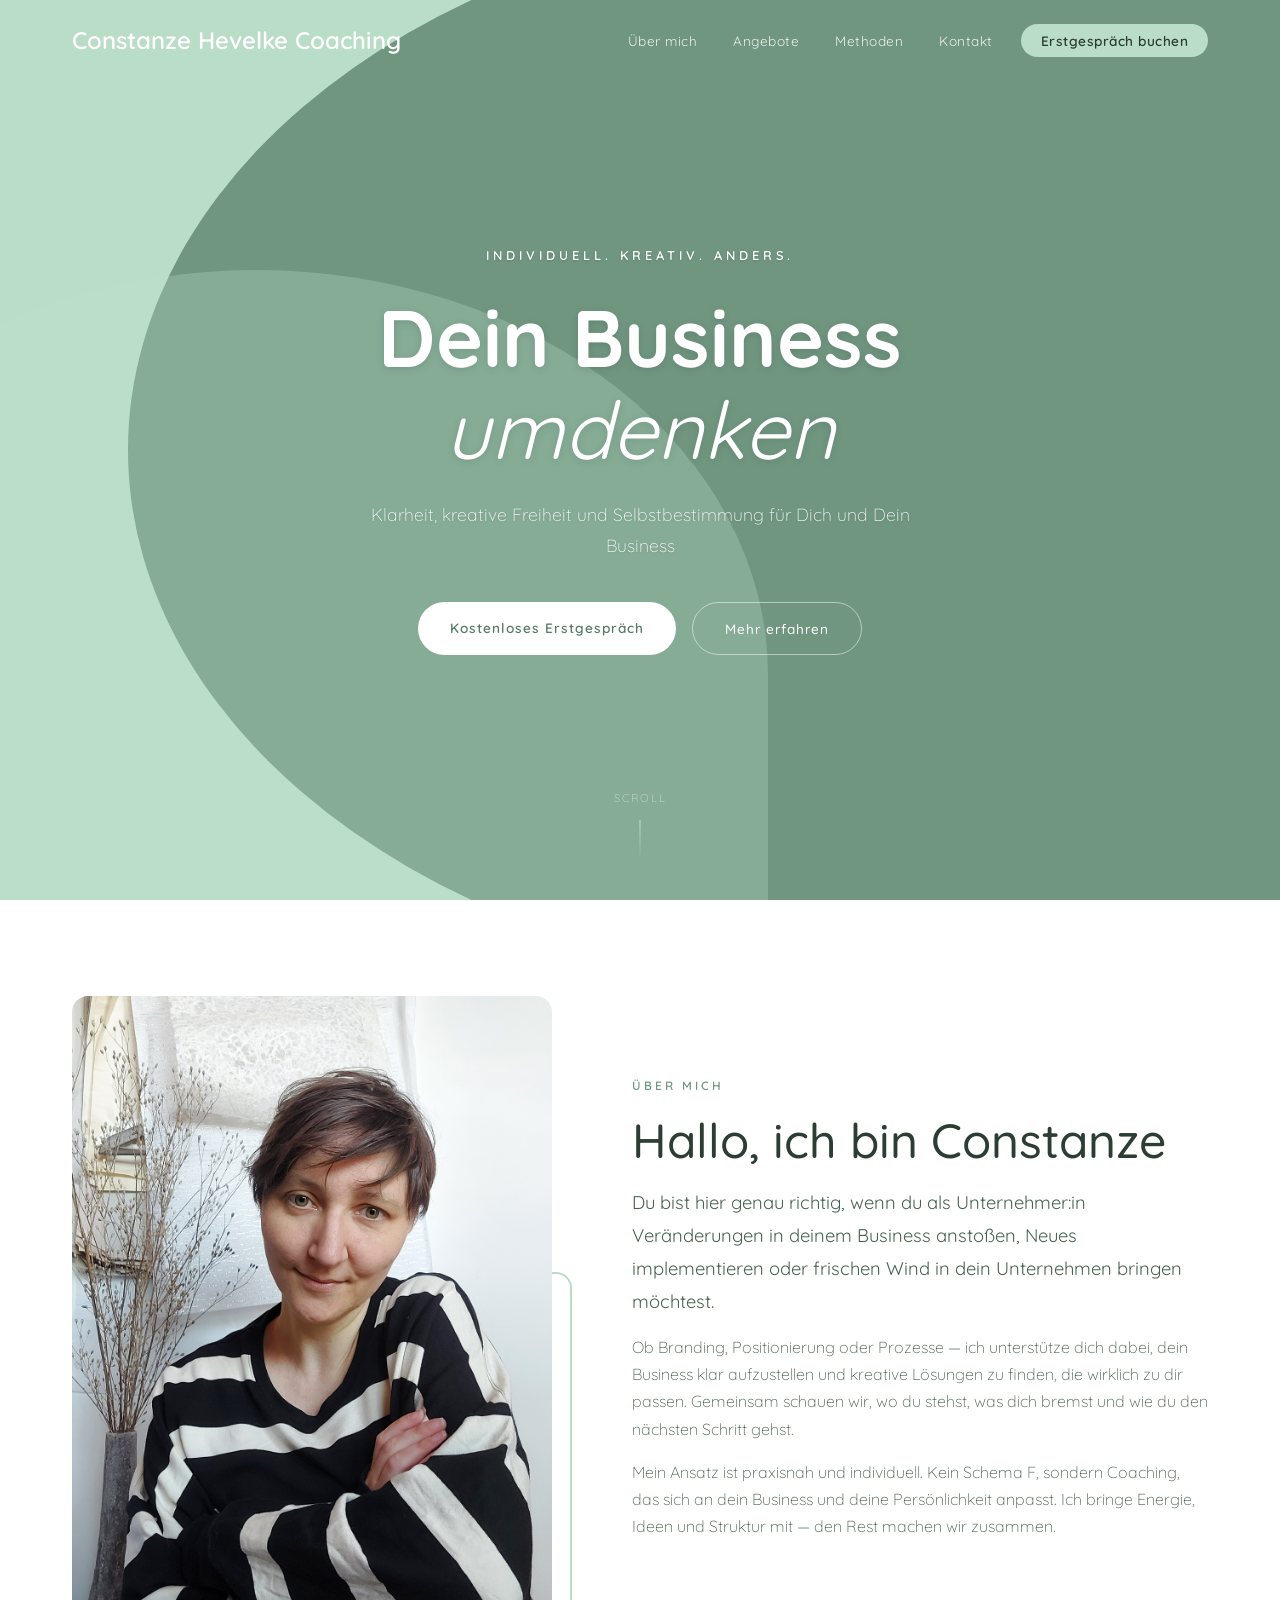
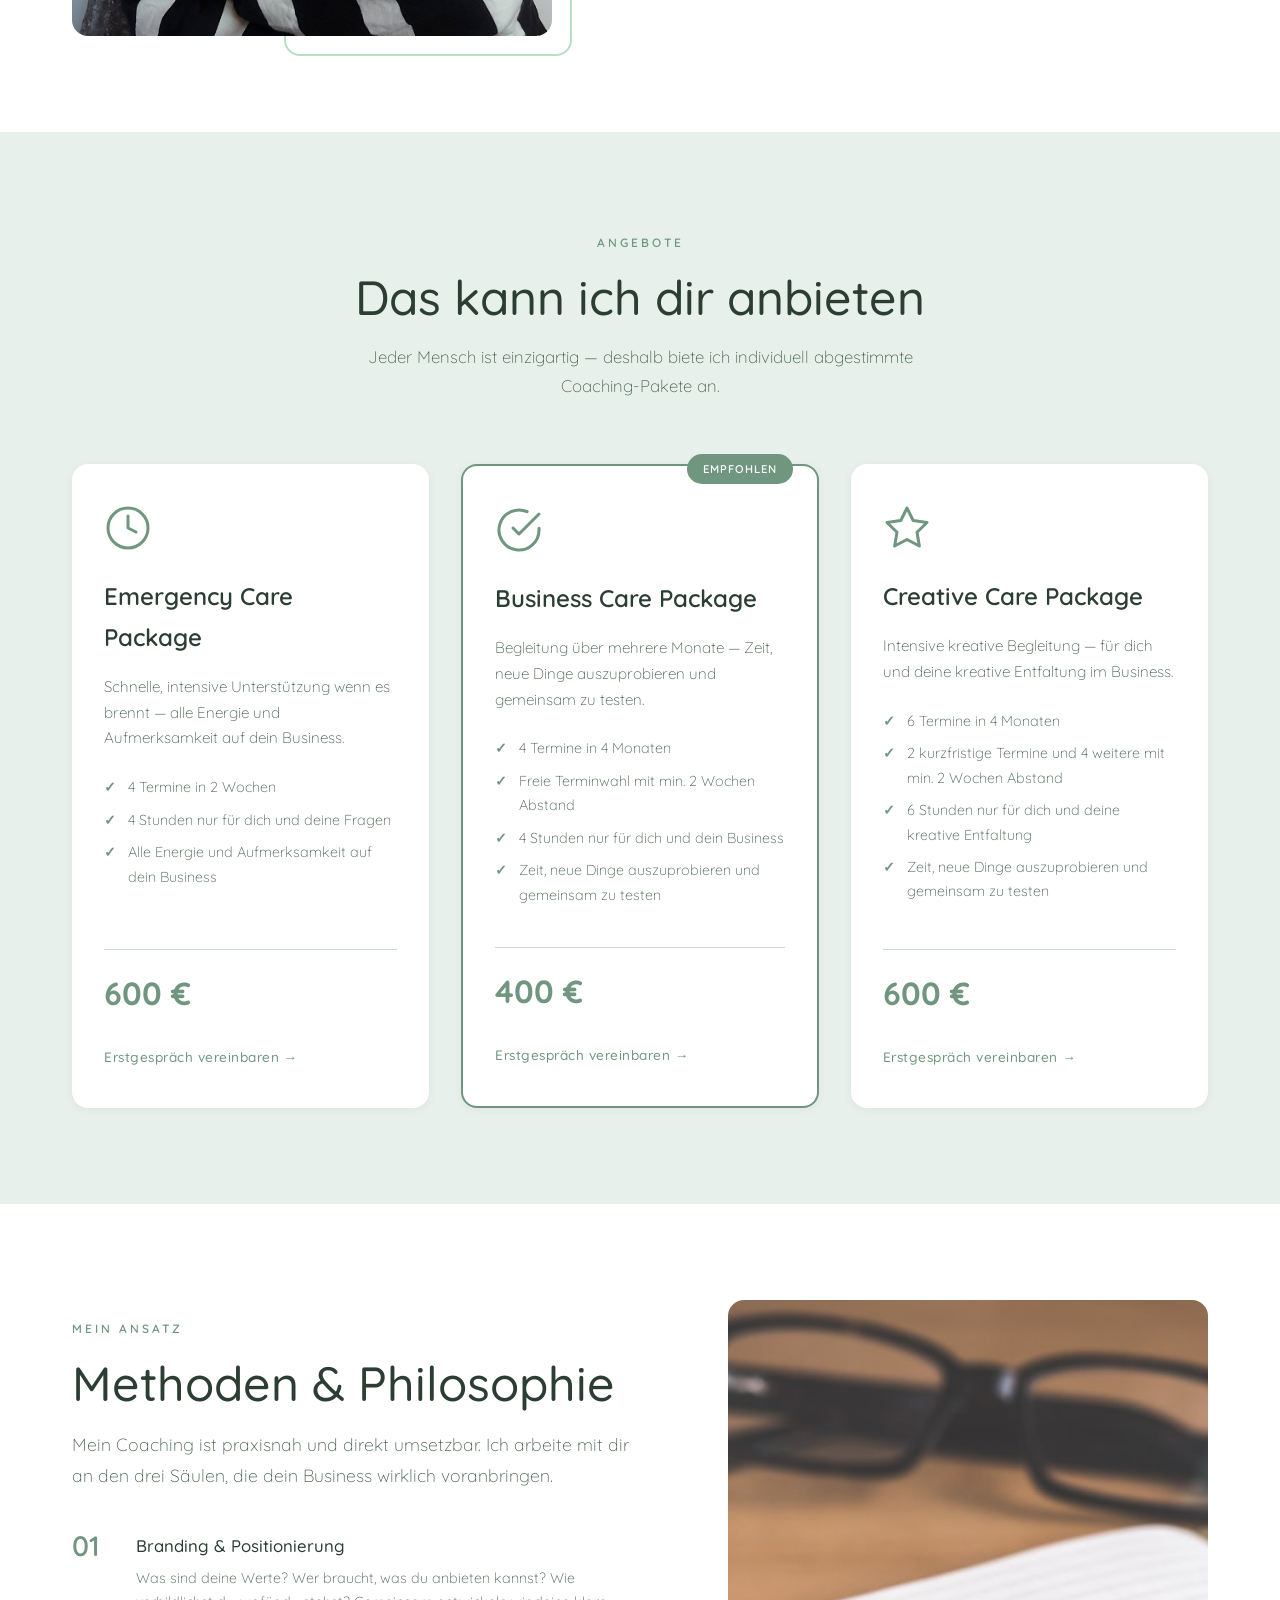
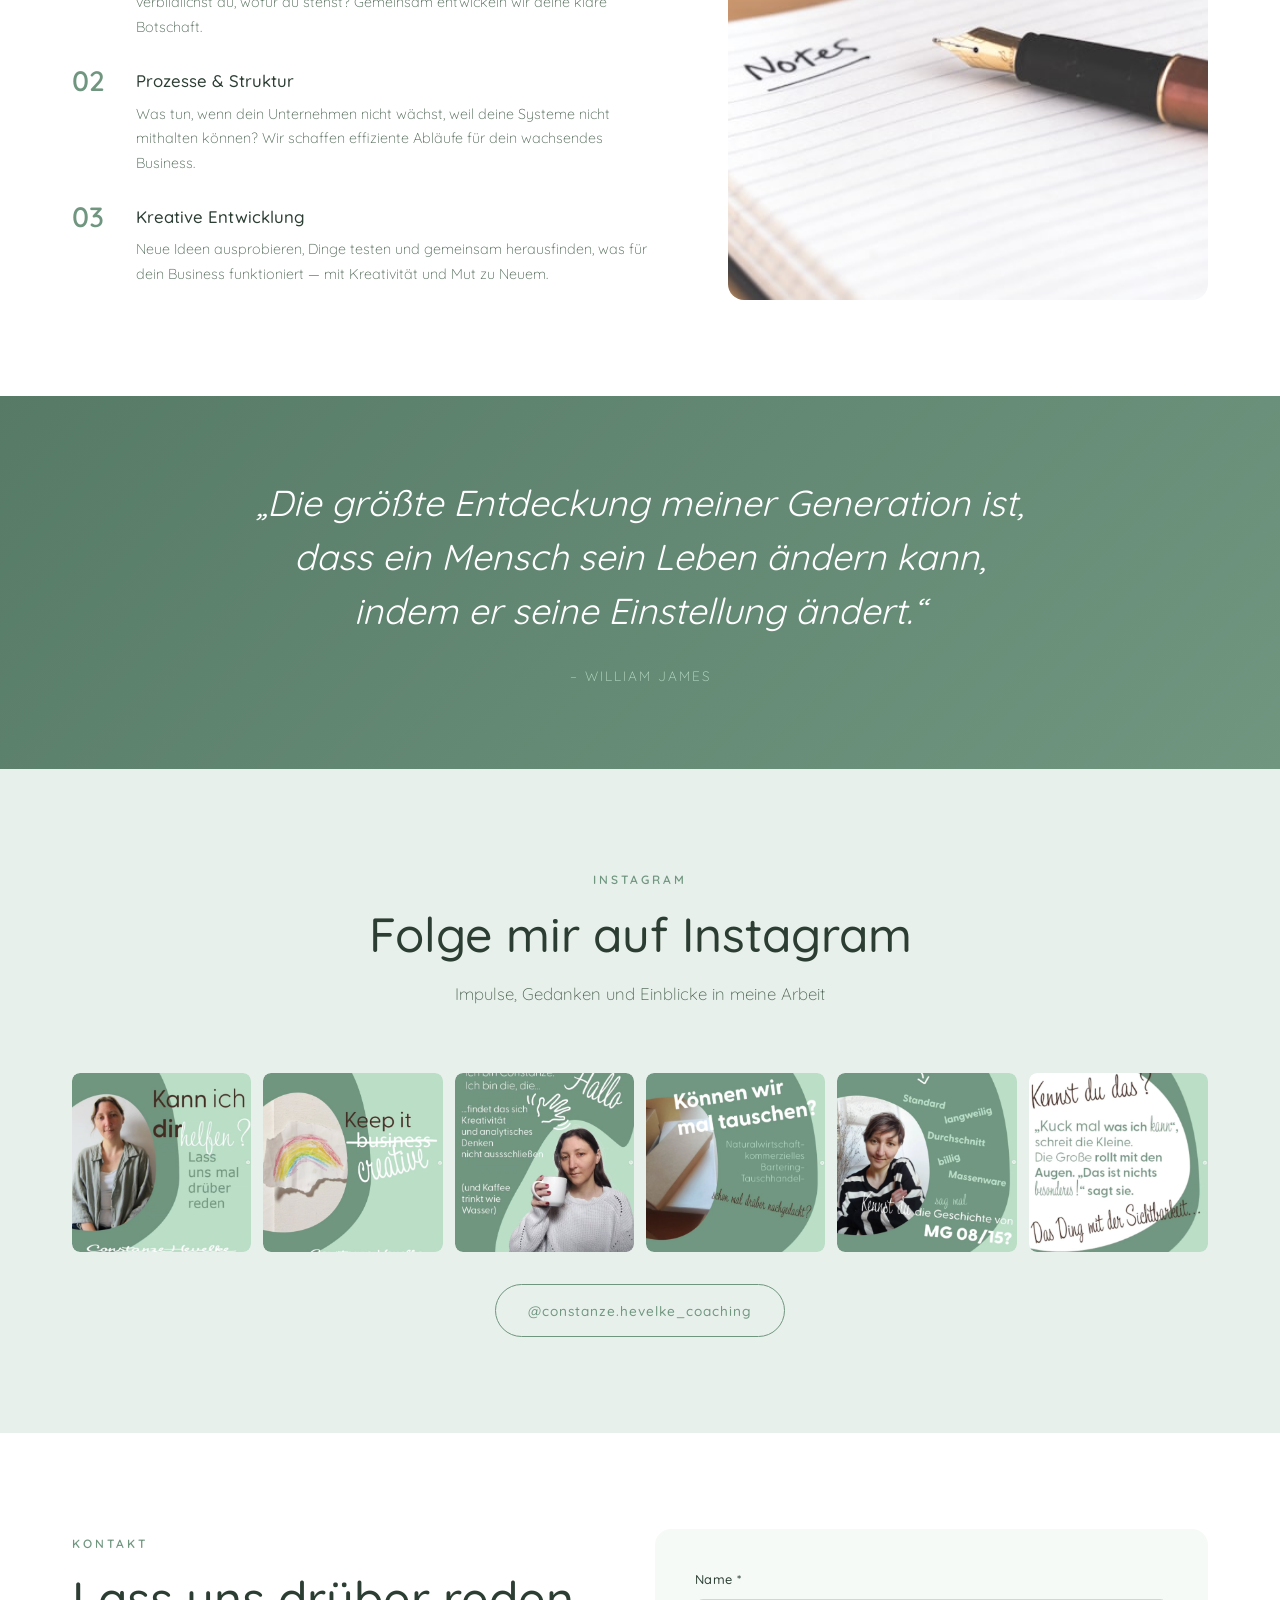
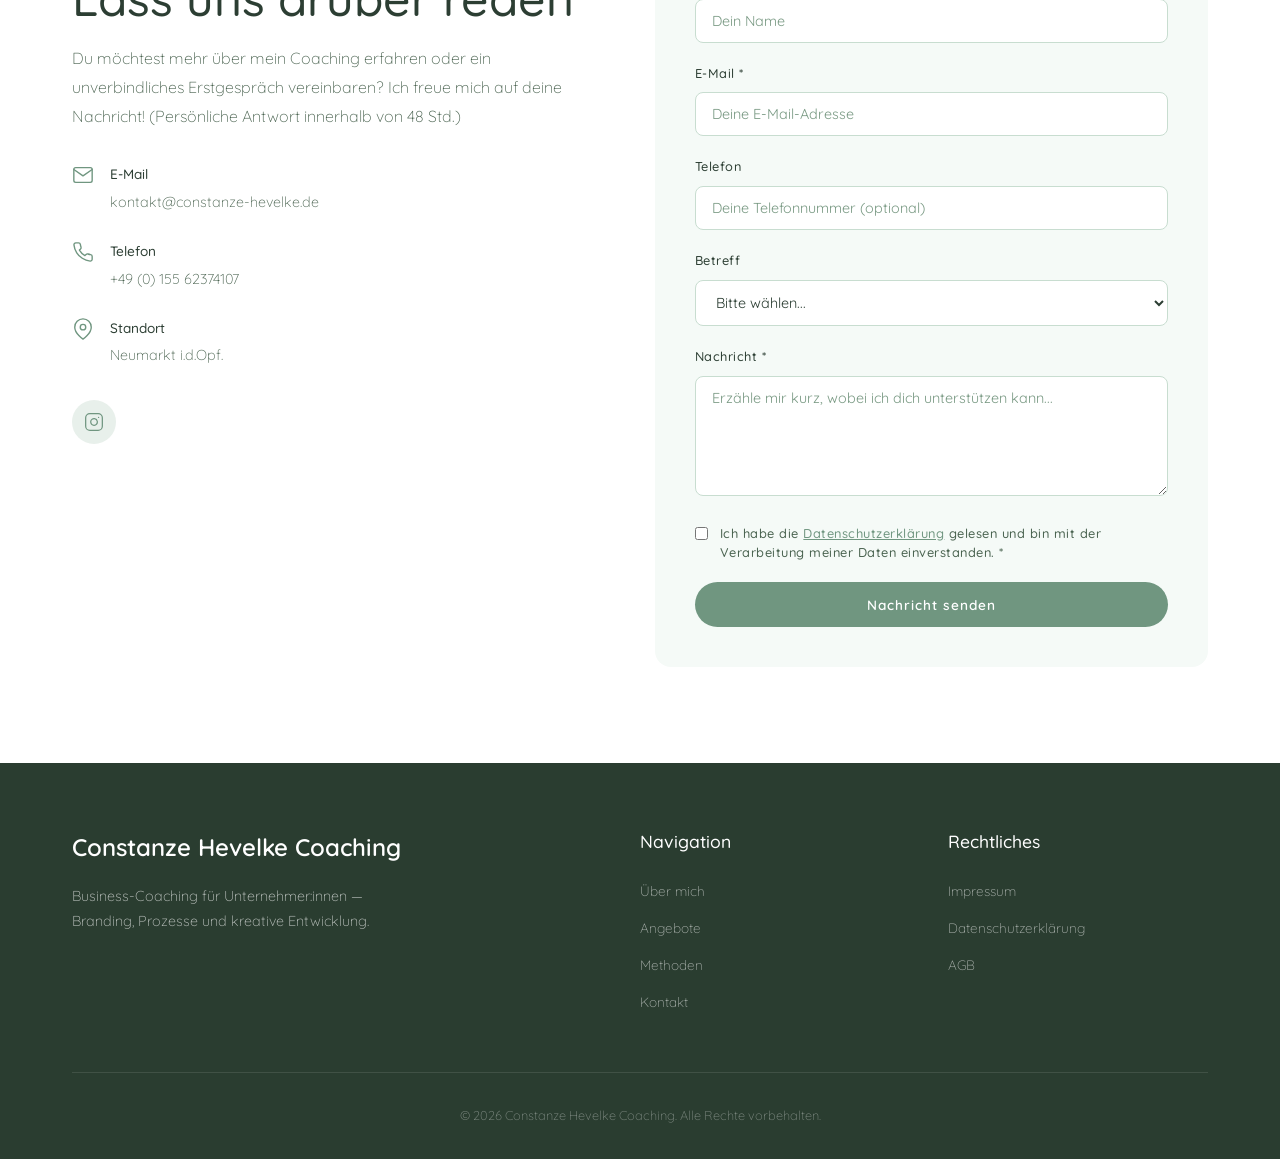
<file: index.html>
<!DOCTYPE html>
<html lang="de">
<head>
    <meta charset="UTF-8">
    <meta name="viewport" content="width=device-width, initial-scale=1.0">
    <meta name="description" content="Constanze Hevelke Coaching - Business-Coaching für Unternehmer:innen. Branding, Prozesse und kreative Entwicklung für dein Business.">
    <meta name="keywords" content="Business Coaching, Branding, Unternehmer Coaching, kreative Entwicklung, Constanze Hevelke">
    <title>Constanze Hevelke | Coaching</title>
    <link rel="preconnect" href="https://fonts.googleapis.com">
    <link rel="preconnect" href="https://fonts.gstatic.com" crossorigin>
    <link href="https://fonts.googleapis.com/css2?family=Quicksand:wght@300;400;500;600;700&display=swap" rel="stylesheet">
    <link rel="stylesheet" href="css/style.css">
</head>
<body>
    <!-- Navigation -->
    <nav class="navbar" id="navbar">
        <div class="nav-container">
            <a href="#hero" class="nav-logo" id="nav-logo">Constanze Hevelke Coaching</a>
            <button class="nav-toggle" id="navToggle" aria-label="Menü öffnen">
                <span></span>
                <span></span>
                <span></span>
            </button>
            <ul class="nav-menu" id="navMenu">
                <li><a href="#about" class="nav-link">Über mich</a></li>
                <li><a href="#angebote" class="nav-link">Angebote</a></li>
                <li><a href="#methoden" class="nav-link">Methoden</a></li>
                <li><a href="#kontakt" class="nav-link">Kontakt</a></li>
                <li><a href="#kontakt" class="nav-link nav-cta">Erstgespräch buchen</a></li>
            </ul>
        </div>
    </nav>

    <!-- Hero Section -->
    <section class="hero" id="hero">
        <div class="hero-overlay"></div>
        <div class="hero-content">
            <p class="hero-subtitle" id="hero-subtitle">Individuell. Kreativ. Anders.</p>
            <h1 class="hero-title"><span id="hero-title-text">Dein Business</span><br><em id="hero-title-em">umdenken</em></h1>
            <p class="hero-text" id="hero-text">Klarheit, kreative Freiheit und Selbstbestimmung für Dich und Dein Business</p>
            <div class="hero-buttons">
                <a href="#kontakt" class="btn btn-primary" id="hero-btn1">Kostenloses Erstgespräch</a>
                <a href="#about" class="btn btn-secondary" id="hero-btn2">Mehr erfahren</a>
            </div>
        </div>
        <div class="hero-scroll">
            <span>Scroll</span>
            <div class="scroll-line"></div>
        </div>
    </section>

    <!-- About Section -->
    <section class="section about" id="about">
        <div class="container">
            <div class="about-grid">
                <div class="about-image">
                    <img src="images/20260306_103911.jpg" alt="Constanze Hevelke - Business Coach" class="about-photo" id="about-photo">
                    <div class="about-accent"></div>
                </div>
                <div class="about-content">
                    <span class="section-tag">Über mich</span>
                    <h2 class="section-title">Hallo, ich bin Constanze</h2>
                    <p class="about-lead" id="about-lead">Du bist hier genau richtig, wenn du als Unternehmer:in Veränderungen in deinem Business anstoßen, Neues implementieren oder frischen Wind in dein Unternehmen bringen möchtest.</p>
                    <div id="about-body">
                        <p>Ob Branding, Positionierung oder Prozesse — ich unterstütze dich dabei, dein Business klar aufzustellen und kreative Lösungen zu finden, die wirklich zu dir passen. Gemeinsam schauen wir, wo du stehst, was dich bremst und wie du den nächsten Schritt gehst.</p>
                        <p>Mein Ansatz ist praxisnah und individuell. Kein Schema F, sondern Coaching, das sich an dein Business und deine Persönlichkeit anpasst. Ich bringe Energie, Ideen und Struktur mit — den Rest machen wir zusammen.</p>
                    </div>
                </div>
            </div>
        </div>
    </section>

    <!-- Angebote Section -->
    <section class="section angebote" id="angebote">
        <div class="container">
            <div class="section-header">
                <span class="section-tag">Angebote</span>
                <h2 class="section-title" id="angebote-title">Das kann ich dir anbieten</h2>
                <p class="section-subtitle" id="angebote-subtitle">Jeder Mensch ist einzigartig — deshalb biete ich individuell abgestimmte Coaching-Pakete an.</p>
            </div>
            <div class="angebote-grid" id="angebote-grid">
                <!-- Emergency Care Package -->
                <div class="angebot-card">
                    <div class="angebot-icon">
                        <svg viewBox="0 0 24 24" fill="none" stroke="currentColor" stroke-width="1.5" stroke-linecap="round" stroke-linejoin="round"><circle cx="12" cy="12" r="10"/><polyline points="12 6 12 12 16 14"/></svg>
                    </div>
                    <h3>Emergency Care Package</h3>
                    <p>Schnelle, intensive Unterstützung wenn es brennt — alle Energie und Aufmerksamkeit auf dein Business.</p>
                    <ul class="angebot-features">
                        <li>4 Termine in 2 Wochen</li>
                        <li>4 Stunden nur für dich und deine Fragen</li>
                        <li>Alle Energie und Aufmerksamkeit auf dein Business</li>
                    </ul>
                    <div class="angebot-price">600 &euro;</div>
                    <a href="#kontakt" class="btn-text" style="margin-top: 1.5rem; display: inline-block;">Erstgespräch vereinbaren &rarr;</a>
                </div>
                <!-- Business Care Package -->
                <div class="angebot-card featured">
                    <div class="angebot-badge">Empfohlen</div>
                    <div class="angebot-icon">
                        <svg viewBox="0 0 24 24" fill="none" stroke="currentColor" stroke-width="1.5" stroke-linecap="round" stroke-linejoin="round"><path d="M22 11.08V12a10 10 0 1 1-5.93-9.14"/><polyline points="22 4 12 14.01 9 11.01"/></svg>
                    </div>
                    <h3>Business Care Package</h3>
                    <p>Begleitung über mehrere Monate — Zeit, neue Dinge auszuprobieren und gemeinsam zu testen.</p>
                    <ul class="angebot-features">
                        <li>4 Termine in 4 Monaten</li>
                        <li>Freie Terminwahl mit min. 2 Wochen Abstand</li>
                        <li>4 Stunden nur für dich und dein Business</li>
                        <li>Zeit, neue Dinge auszuprobieren und gemeinsam zu testen</li>
                    </ul>
                    <div class="angebot-price">400 &euro;</div>
                    <a href="#kontakt" class="btn-text" style="margin-top: 1.5rem; display: inline-block;">Erstgespräch vereinbaren &rarr;</a>
                </div>
                <!-- Creative Care Package -->
                <div class="angebot-card">
                    <div class="angebot-icon">
                        <svg viewBox="0 0 24 24" fill="none" stroke="currentColor" stroke-width="1.5" stroke-linecap="round" stroke-linejoin="round"><polygon points="12 2 15.09 8.26 22 9.27 17 14.14 18.18 21.02 12 17.77 5.82 21.02 7 14.14 2 9.27 8.91 8.26 12 2"/></svg>
                    </div>
                    <h3>Creative Care Package</h3>
                    <p>Intensive kreative Begleitung — für dich und deine kreative Entfaltung im Business.</p>
                    <ul class="angebot-features">
                        <li>6 Termine in 4 Monaten</li>
                        <li>2 kurzfristige Termine und 4 weitere mit min. 2 Wochen Abstand</li>
                        <li>6 Stunden nur für dich und deine kreative Entfaltung</li>
                        <li>Zeit, neue Dinge auszuprobieren und gemeinsam zu testen</li>
                    </ul>
                    <div class="angebot-price">600 &euro;</div>
                    <a href="#kontakt" class="btn-text" style="margin-top: 1.5rem; display: inline-block;">Erstgespräch vereinbaren &rarr;</a>
                </div>
            </div>
        </div>
    </section>

    <!-- Methoden Section -->
    <section class="section methoden" id="methoden">
        <div class="container">
            <div class="methoden-grid">
                <div class="methoden-content">
                    <span class="section-tag">Mein Ansatz</span>
                    <h2 class="section-title" id="methoden-title">Methoden &amp; Philosophie</h2>
                    <p class="methoden-lead" id="methoden-lead">Mein Coaching ist praxisnah und direkt umsetzbar. Ich arbeite mit dir an den drei Säulen, die dein Business wirklich voranbringen.</p>
                    <div class="methoden-list" id="methoden-list">
                        <div class="methode-item">
                            <div class="methode-number">01</div>
                            <div>
                                <h4>Branding &amp; Positionierung</h4>
                                <p>Was sind deine Werte? Wer braucht, was du anbieten kannst? Wie verbildlichst du, wofür du stehst? Gemeinsam entwickeln wir deine klare Botschaft.</p>
                            </div>
                        </div>
                        <div class="methode-item">
                            <div class="methode-number">02</div>
                            <div>
                                <h4>Prozesse &amp; Struktur</h4>
                                <p>Was tun, wenn dein Unternehmen nicht wächst, weil deine Systeme nicht mithalten können? Wir schaffen effiziente Abläufe für dein wachsendes Business.</p>
                            </div>
                        </div>
                        <div class="methode-item">
                            <div class="methode-number">03</div>
                            <div>
                                <h4>Kreative Entwicklung</h4>
                                <p>Neue Ideen ausprobieren, Dinge testen und gemeinsam herausfinden, was für dein Business funktioniert — mit Kreativität und Mut zu Neuem.</p>
                            </div>
                        </div>
                    </div>
                </div>
                <div class="methoden-image">
                    <img src="images/methoden-kreativ.jpg" alt="Notizbuch und Stift — kreative Planung" class="methoden-photo" id="methoden-photo">
                </div>
            </div>
        </div>
    </section>

    <!-- Quote / Banner Section -->
    <section class="section quote-section">
        <div class="container">
            <blockquote class="big-quote">
                <p>&bdquo;<span id="quote-text">Die größte Entdeckung meiner Generation ist, dass ein Mensch sein Leben ändern kann, indem er seine Einstellung ändert.</span>&ldquo;</p>
                <cite id="quote-author">– William James</cite>
            </blockquote>
        </div>
    </section>

    <!-- Instagram Feed Teaser -->
    <section class="section instagram-section">
        <div class="container">
            <div class="section-header">
                <span class="section-tag">Instagram</span>
                <h2 class="section-title">Folge mir auf Instagram</h2>
                <p class="section-subtitle" id="instagram-subtitle">Impulse, Gedanken und Einblicke in meine Arbeit</p>
            </div>
            <div class="instagram-grid" id="instagram-grid">
                <a href="https://www.instagram.com/p/DQQ_L69iEA-/?img_index=1" target="_blank" rel="noopener" class="instagram-item"><img src="images/Post 1.png" alt="Instagram Post 1"></a>
                <a href="https://www.instagram.com/p/DUx7QIOCCf_/?img_index=1" target="_blank" rel="noopener" class="instagram-item"><img src="images/Post 2.png" alt="Instagram Post 2"></a>
                <a href="https://www.instagram.com/p/DSFGMbqiOaI/?img_index=1" target="_blank" rel="noopener" class="instagram-item"><img src="images/Post 3.png" alt="Instagram Post 3"></a>
                <a href="https://www.instagram.com/p/DWTlBGuiOhK/?img_index=1" target="_blank" rel="noopener" class="instagram-item"><img src="images/Post 4.png" alt="Instagram Post 4"></a>
                <a href="https://www.instagram.com/p/DWgZToaiEns/?img_index=1" target="_blank" rel="noopener" class="instagram-item"><img src="images/Post 5.png" alt="Instagram Post 5"></a>
                <a href="https://www.instagram.com/p/DWZH9eRiGHu/?img_index=1" target="_blank" rel="noopener" class="instagram-item"><img src="images/Post 6.png" alt="Instagram Post 6"></a>
            </div>
            <div class="text-center" style="margin-top: 2rem;">
                <a href="https://www.instagram.com/constanze.hevelke_coaching/" target="_blank" rel="noopener" class="btn btn-secondary" id="instagram-profile-link">@constanze.hevelke_coaching</a>
            </div>
        </div>
    </section>

    <!-- Contact Section -->
    <section class="section kontakt" id="kontakt">
        <div class="container">
            <div class="kontakt-grid">
                <div class="kontakt-info">
                    <span class="section-tag">Kontakt</span>
                    <h2 class="section-title" id="contact-title">Lass uns sprechen</h2>
                    <p id="contact-text">Du möchtest mehr über mein Coaching erfahren oder ein unverbindliches Erstgespräch vereinbaren? Ich freue mich auf deine Nachricht!</p>
                    <div class="kontakt-details">
                        <div class="kontakt-item">
                            <svg viewBox="0 0 24 24" fill="none" stroke="currentColor" stroke-width="1.5" stroke-linecap="round" stroke-linejoin="round"><path d="M4 4h16c1.1 0 2 .9 2 2v12c0 1.1-.9 2-2 2H4c-1.1 0-2-.9-2-2V6c0-1.1.9-2 2-2z"/><polyline points="22,6 12,13 2,6"/></svg>
                            <div>
                                <strong>E-Mail</strong>
                                <a href="mailto:kontakt@constanze-hevelke.de" id="contact-email-link">kontakt@constanze-hevelke.de</a>
                            </div>
                        </div>
                        <div class="kontakt-item">
                            <svg viewBox="0 0 24 24" fill="none" stroke="currentColor" stroke-width="1.5" stroke-linecap="round" stroke-linejoin="round"><path d="M22 16.92v3a2 2 0 0 1-2.18 2 19.79 19.79 0 0 1-8.63-3.07 19.5 19.5 0 0 1-6-6 19.79 19.79 0 0 1-3.07-8.67A2 2 0 0 1 4.11 2h3a2 2 0 0 1 2 1.72 12.84 12.84 0 0 0 .7 2.81 2 2 0 0 1-.45 2.11L8.09 9.91a16 16 0 0 0 6 6l1.27-1.27a2 2 0 0 1 2.11-.45 12.84 12.84 0 0 0 2.81.7A2 2 0 0 1 22 16.92z"/></svg>
                            <div>
                                <strong>Telefon</strong>
                                <a href="tel:+4915562374107" id="contact-phone-link">+49 (0) 155 62374107</a>
                            </div>
                        </div>
                        <div class="kontakt-item">
                            <svg viewBox="0 0 24 24" fill="none" stroke="currentColor" stroke-width="1.5" stroke-linecap="round" stroke-linejoin="round"><path d="M21 10c0 7-9 13-9 13s-9-6-9-13a9 9 0 0 1 18 0z"/><circle cx="12" cy="10" r="3"/></svg>
                            <div>
                                <strong>Standort</strong>
                                <span id="contact-location">Neumarkt i.d.Opf.</span>
                            </div>
                        </div>
                    </div>
                    <div class="social-links">
                        <a href="https://www.instagram.com/constanze.hevelke_coaching/" target="_blank" rel="noopener" aria-label="Instagram" class="social-link" id="contact-instagram-link">
                            <svg viewBox="0 0 24 24" fill="none" stroke="currentColor" stroke-width="1.5" stroke-linecap="round" stroke-linejoin="round"><rect x="2" y="2" width="20" height="20" rx="5" ry="5"/><path d="M16 11.37A4 4 0 1 1 12.63 8 4 4 0 0 1 16 11.37z"/><line x1="17.5" y1="6.5" x2="17.51" y2="6.5"/></svg>
                        </a>
                    </div>
                </div>
                <div class="kontakt-form">
                    <form id="contactForm" action="https://formspree.io/f/xvzdpgbo" method="POST">
                        <div class="form-group">
                            <label for="name">Name *</label>
                            <input type="text" id="name" name="name" required placeholder="Dein Name">
                        </div>
                        <div class="form-group">
                            <label for="email">E-Mail *</label>
                            <input type="email" id="email" name="email" required placeholder="Deine E-Mail-Adresse">
                        </div>
                        <div class="form-group">
                            <label for="telefon">Telefon</label>
                            <input type="tel" id="telefon" name="telefon" placeholder="Deine Telefonnummer (optional)">
                        </div>
                        <div class="form-group">
                            <label for="betreff">Betreff</label>
                            <select id="betreff" name="betreff">
                                <option value="">Bitte wählen...</option>
                                <option value="erstgespraech">Kostenloses Erstgespräch</option>
                                <option value="emergency">Emergency Care Package</option>
                                <option value="business">Business Care Package</option>
                                <option value="creative">Creative Care Package</option>
                                <option value="sonstiges">Sonstiges</option>
                            </select>
                        </div>
                        <div class="form-group">
                            <label for="nachricht">Nachricht *</label>
                            <textarea id="nachricht" name="nachricht" rows="5" required placeholder="Erzähle mir kurz, wobei ich dich unterstützen kann..."></textarea>
                        </div>
                        <div class="form-group form-checkbox">
                            <input type="checkbox" id="datenschutz" name="datenschutz" required>
                            <label for="datenschutz">Ich habe die <a href="datenschutz.html" target="_blank">Datenschutzerklärung</a> gelesen und bin mit der Verarbeitung meiner Daten einverstanden. *</label>
                        </div>
                        <button type="submit" class="btn btn-primary btn-full">Nachricht senden</button>
                    </form>
                </div>
            </div>
        </div>
    </section>

    <!-- Footer -->
    <footer class="footer">
        <div class="container">
            <div class="footer-grid">
                <div class="footer-brand">
                    <a href="#hero" class="footer-logo" id="footer-logo">Constanze Hevelke Coaching</a>
                    <p id="footer-description">Business-Coaching für Unternehmer:innen — Branding, Prozesse und kreative Entwicklung.</p>
                </div>
                <div class="footer-nav">
                    <h4>Navigation</h4>
                    <ul>
                        <li><a href="#about">Über mich</a></li>
                        <li><a href="#angebote">Angebote</a></li>
                        <li><a href="#methoden">Methoden</a></li>
                        <li><a href="#kontakt">Kontakt</a></li>
                    </ul>
                </div>
                <div class="footer-legal">
                    <h4>Rechtliches</h4>
                    <ul>
                        <li><a href="impressum.html">Impressum</a></li>
                        <li><a href="datenschutz.html">Datenschutzerklärung</a></li>
                        <li><a href="agb.html">AGB</a></li>
                    </ul>
                </div>
            </div>
            <div class="footer-bottom">
                <p id="footer-copyright">&copy; 2026 Constanze Hevelke Coaching. Alle Rechte vorbehalten.</p>
            </div>
        </div>
    </footer>

    <script src="js/main.js"></script>
    <script src="js/content-loader.js"></script>
</body>
</html>
</file>
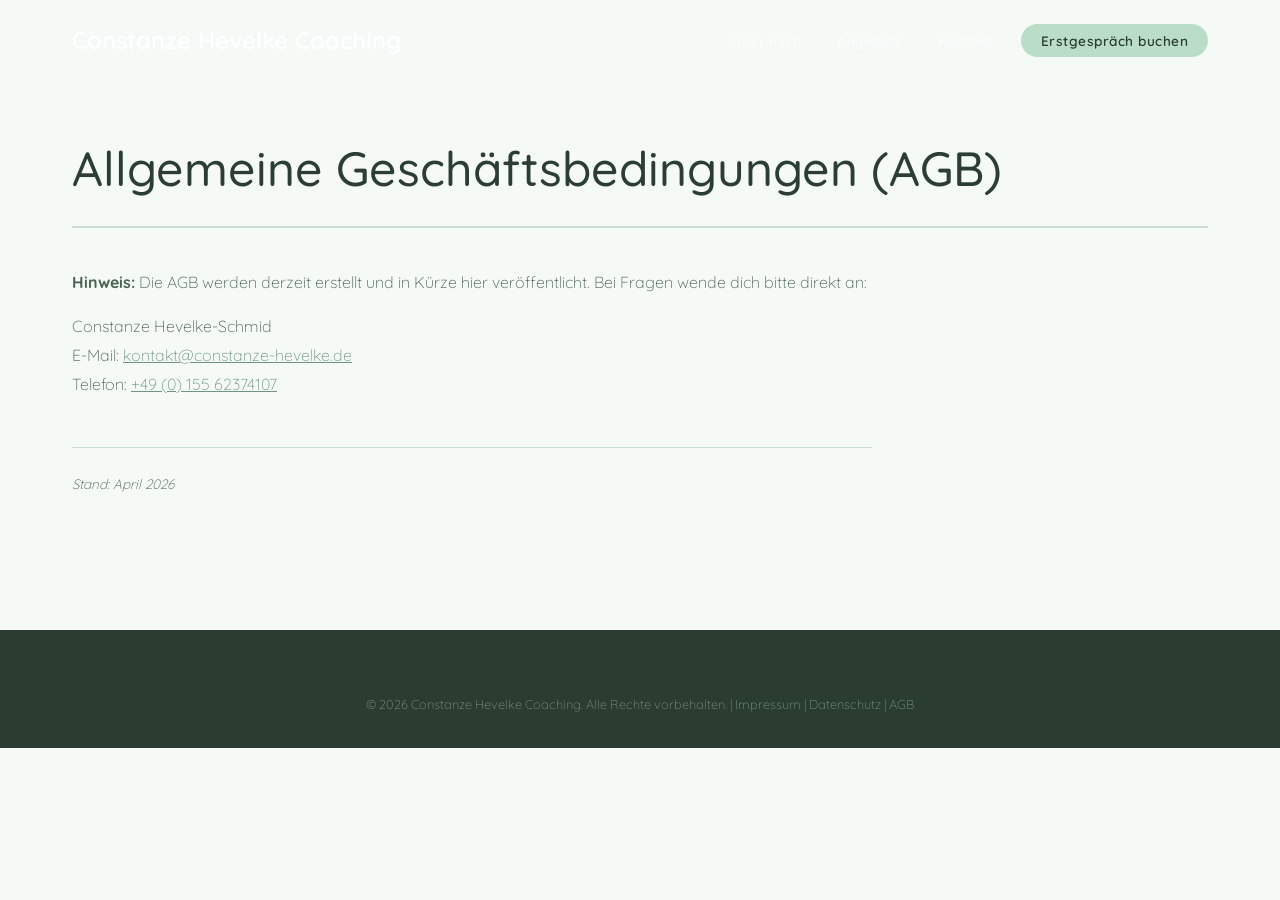
<file: agb.html>
<!DOCTYPE html>
<html lang="de">
<head>
    <meta charset="UTF-8">
    <meta name="viewport" content="width=device-width, initial-scale=1.0">
    <title>AGB | Constanze Hevelke Coaching</title>
    <link rel="preconnect" href="https://fonts.googleapis.com">
    <link rel="preconnect" href="https://fonts.gstatic.com" crossorigin>
    <link href="https://fonts.googleapis.com/css2?family=Quicksand:wght@300;400;500;600;700&display=swap" rel="stylesheet">
    <link rel="stylesheet" href="css/style.css">
    <link rel="stylesheet" href="css/legal.css">
</head>
<body>
    <!-- Navigation -->
    <nav class="navbar scrolled" id="navbar">
        <div class="nav-container">
            <a href="index.html" class="nav-logo">Constanze Hevelke Coaching</a>
            <button class="nav-toggle" id="navToggle" aria-label="Menü öffnen">
                <span></span><span></span><span></span>
            </button>
            <ul class="nav-menu" id="navMenu">
                <li><a href="index.html#about" class="nav-link">Über mich</a></li>
                <li><a href="index.html#angebote" class="nav-link">Angebote</a></li>
                <li><a href="index.html#kontakt" class="nav-link">Kontakt</a></li>
                <li><a href="index.html#kontakt" class="nav-link nav-cta">Erstgespräch buchen</a></li>
            </ul>
        </div>
    </nav>

    <!-- Legal Content -->
    <main class="legal-page">
        <div class="container">
            <h1>Allgemeine Geschäftsbedingungen (AGB)</h1>

            <p><strong>Hinweis:</strong> Die AGB werden derzeit erstellt und in Kürze hier veröffentlicht. Bei Fragen wende dich bitte direkt an:</p>
            <p>
                Constanze Hevelke-Schmid<br>
                E-Mail: <a href="mailto:kontakt@constanze-hevelke.de">kontakt@constanze-hevelke.de</a><br>
                Telefon: <a href="tel:+4915562374107">+49 (0) 155 62374107</a>
            </p>

            <!-- PLATZHALTER: AGB-Text hier einfügen. Empfohlen: von einem Anwalt erstellen lassen.
                 Typische Abschnitte:
                 1. Geltungsbereich
                 2. Vertragsschluss
                 3. Leistungsbeschreibung (Coaching-Pakete)
                 4. Preise und Zahlungsbedingungen
                 5. Terminvereinbarung und -absage
                 6. Widerrufsrecht (Fernabsatzvertrag)
                 7. Vertraulichkeit
                 8. Haftung
                 9. Schlussbestimmungen
            -->

            <p class="legal-updated">
                Stand: April 2026
            </p>
        </div>
    </main>

    <!-- Footer -->
    <footer class="footer">
        <div class="container">
            <div class="footer-bottom" style="padding-top: 0; border: none;">
                <p>&copy; 2026 Constanze Hevelke Coaching. Alle Rechte vorbehalten. |
                    <a href="impressum.html">Impressum</a> |
                    <a href="datenschutz.html">Datenschutz</a> |
                    <a href="agb.html">AGB</a>
                </p>
            </div>
        </div>
    </footer>

    <script src="js/main.js"></script>
</body>
</html>
</file>
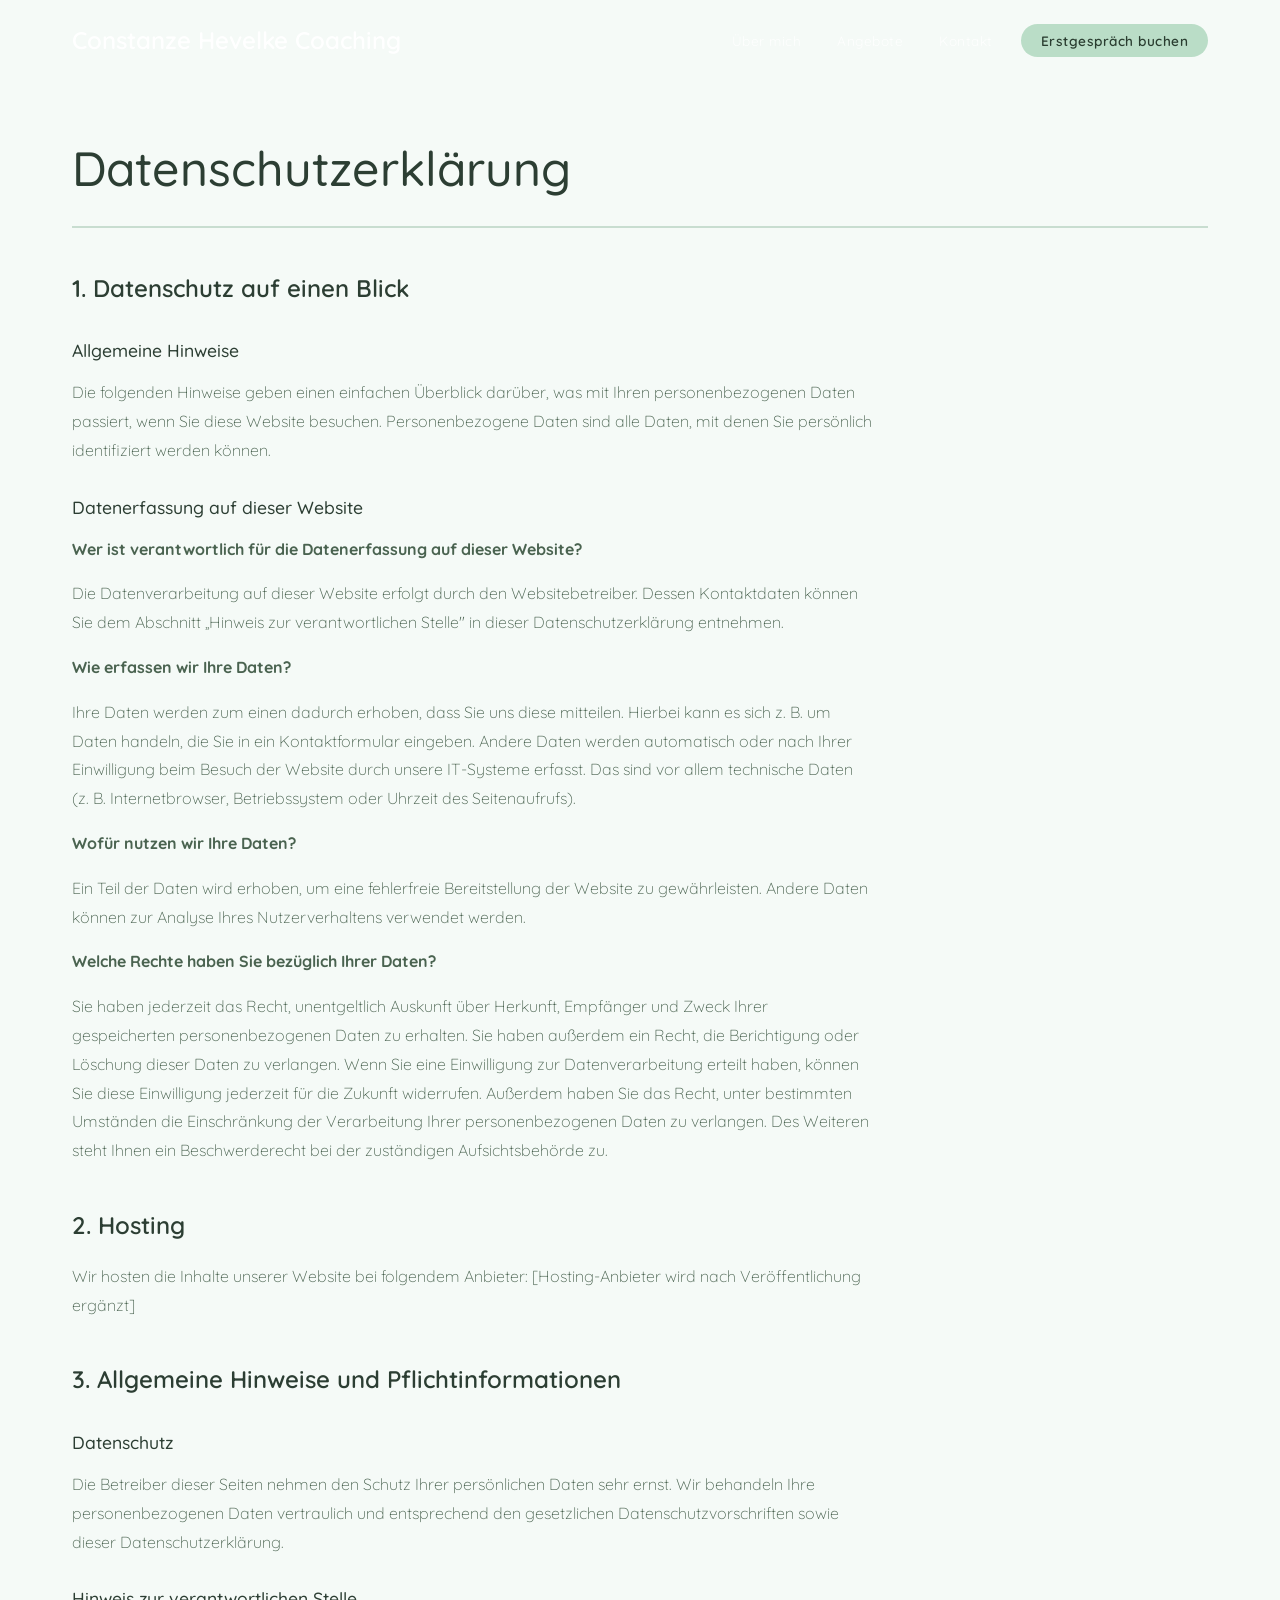
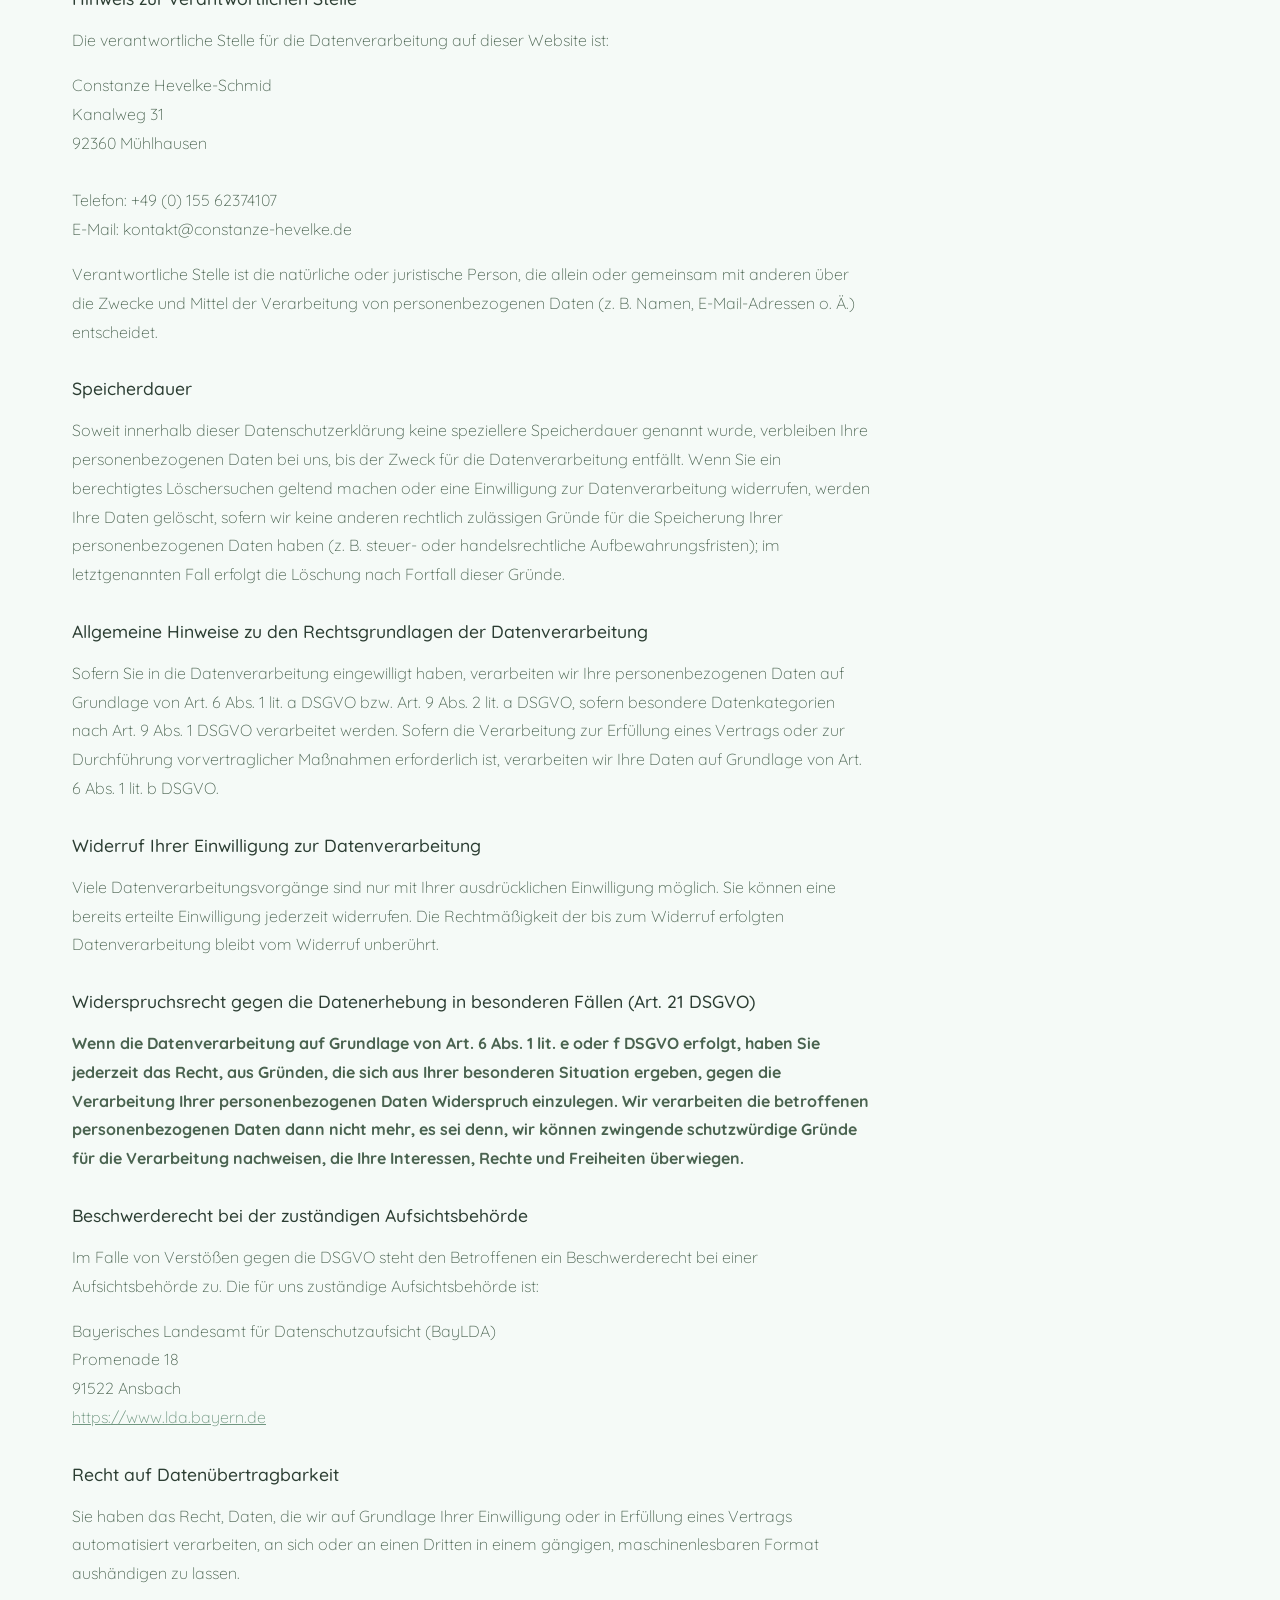
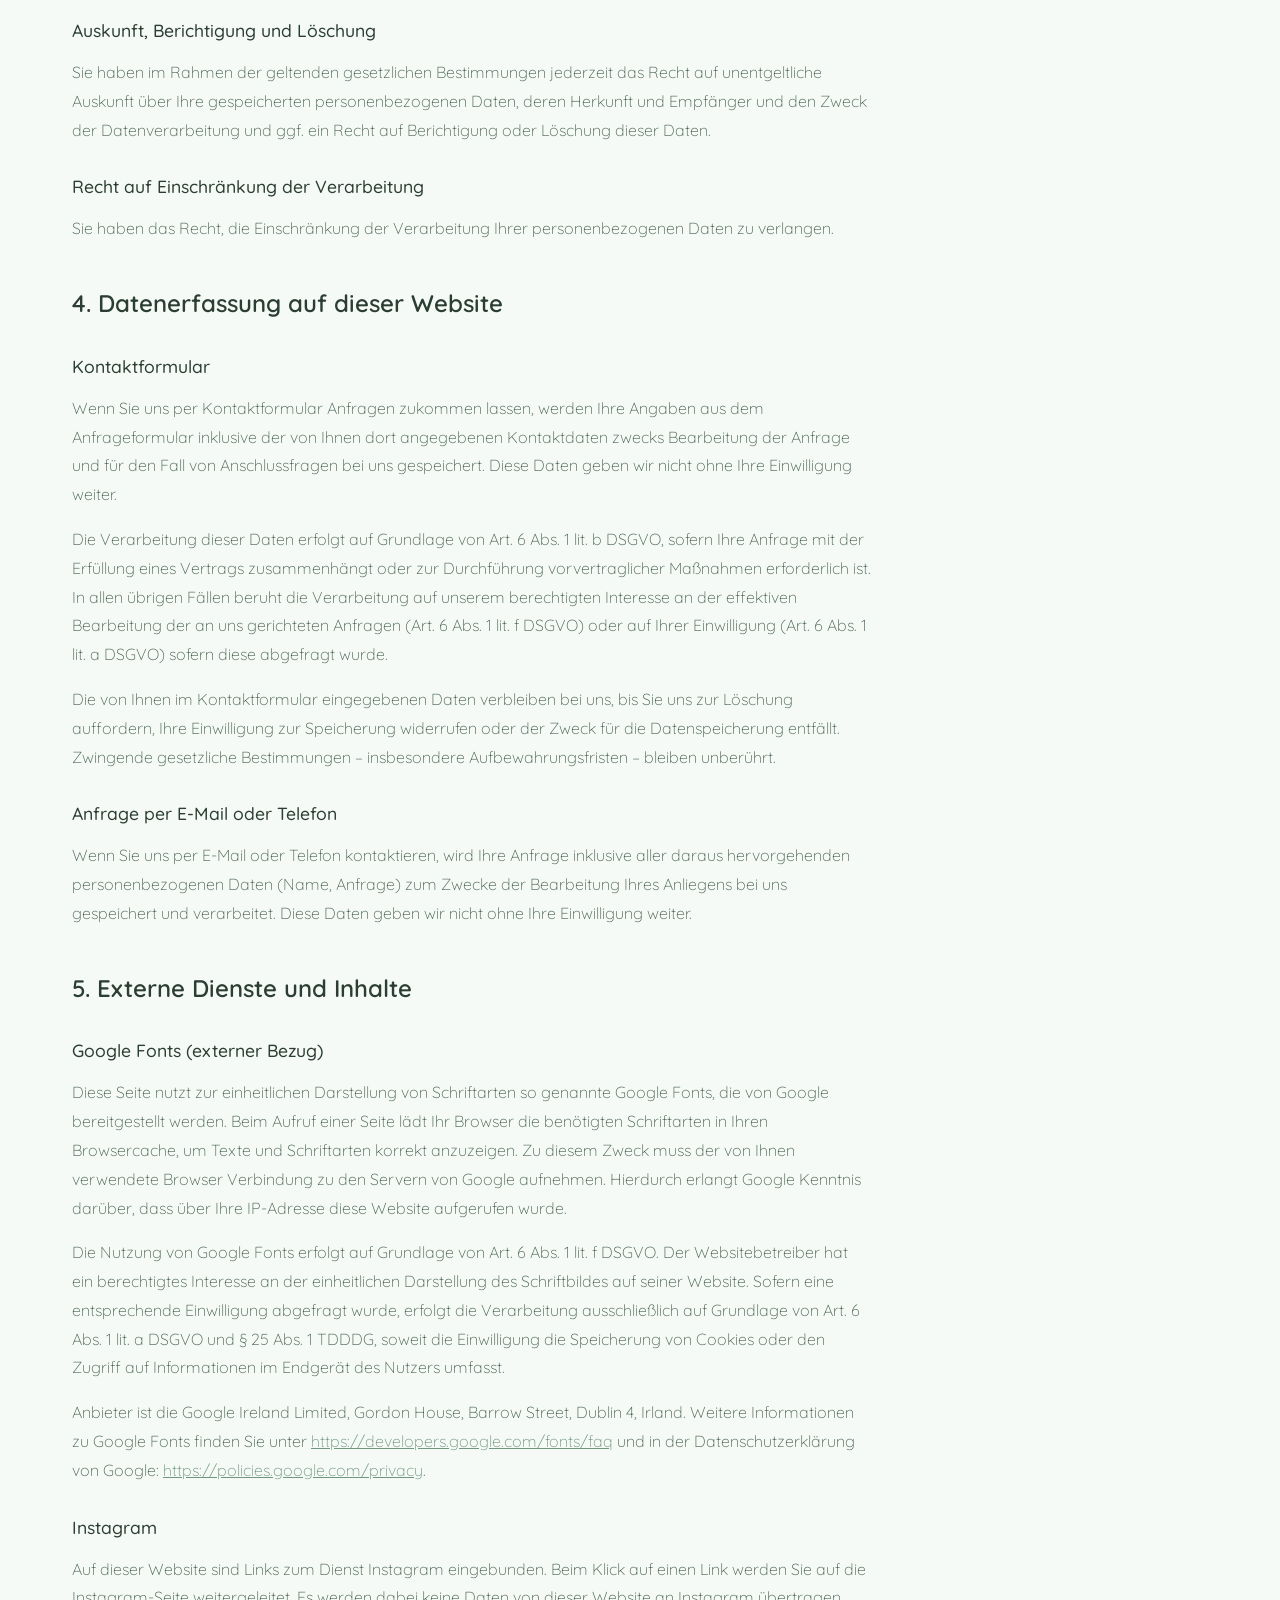
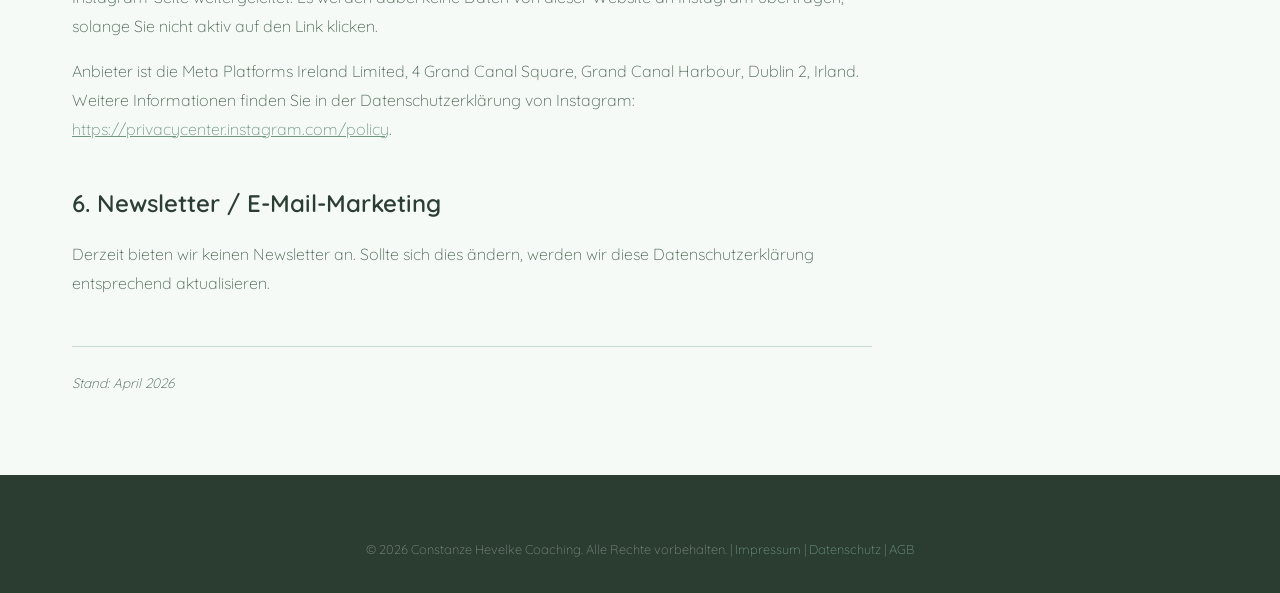
<file: datenschutz.html>
<!DOCTYPE html>
<html lang="de">
<head>
    <meta charset="UTF-8">
    <meta name="viewport" content="width=device-width, initial-scale=1.0">
    <title>Datenschutzerklärung | Constanze Hevelke Coaching</title>
    <link rel="preconnect" href="https://fonts.googleapis.com">
    <link rel="preconnect" href="https://fonts.gstatic.com" crossorigin>
    <link href="https://fonts.googleapis.com/css2?family=Quicksand:wght@300;400;500;600;700&display=swap" rel="stylesheet">
    <link rel="stylesheet" href="css/style.css">
    <link rel="stylesheet" href="css/legal.css">
</head>
<body>
    <!-- Navigation -->
    <nav class="navbar scrolled" id="navbar">
        <div class="nav-container">
            <a href="index.html" class="nav-logo">Constanze Hevelke Coaching</a>
            <button class="nav-toggle" id="navToggle" aria-label="Menü öffnen">
                <span></span><span></span><span></span>
            </button>
            <ul class="nav-menu" id="navMenu">
                <li><a href="index.html#about" class="nav-link">Über mich</a></li>
                <li><a href="index.html#angebote" class="nav-link">Angebote</a></li>
                <li><a href="index.html#kontakt" class="nav-link">Kontakt</a></li>
                <li><a href="index.html#kontakt" class="nav-link nav-cta">Erstgespräch buchen</a></li>
            </ul>
        </div>
    </nav>

    <!-- Legal Content -->
    <main class="legal-page">
        <div class="container">
            <h1>Datenschutzerklärung</h1>

            <h2>1. Datenschutz auf einen Blick</h2>

            <h3>Allgemeine Hinweise</h3>
            <p>
                Die folgenden Hinweise geben einen einfachen Überblick darüber, was mit Ihren personenbezogenen Daten
                passiert, wenn Sie diese Website besuchen. Personenbezogene Daten sind alle Daten, mit denen Sie
                persönlich identifiziert werden können.
            </p>

            <h3>Datenerfassung auf dieser Website</h3>
            <p><strong>Wer ist verantwortlich für die Datenerfassung auf dieser Website?</strong></p>
            <p>
                Die Datenverarbeitung auf dieser Website erfolgt durch den Websitebetreiber. Dessen Kontaktdaten
                können Sie dem Abschnitt „Hinweis zur verantwortlichen Stelle" in dieser Datenschutzerklärung entnehmen.
            </p>

            <p><strong>Wie erfassen wir Ihre Daten?</strong></p>
            <p>
                Ihre Daten werden zum einen dadurch erhoben, dass Sie uns diese mitteilen. Hierbei kann es sich z.&nbsp;B.
                um Daten handeln, die Sie in ein Kontaktformular eingeben. Andere Daten werden automatisch oder nach
                Ihrer Einwilligung beim Besuch der Website durch unsere IT-Systeme erfasst. Das sind vor allem
                technische Daten (z.&nbsp;B. Internetbrowser, Betriebssystem oder Uhrzeit des Seitenaufrufs).
            </p>

            <p><strong>Wofür nutzen wir Ihre Daten?</strong></p>
            <p>
                Ein Teil der Daten wird erhoben, um eine fehlerfreie Bereitstellung der Website zu gewährleisten.
                Andere Daten können zur Analyse Ihres Nutzerverhaltens verwendet werden.
            </p>

            <p><strong>Welche Rechte haben Sie bezüglich Ihrer Daten?</strong></p>
            <p>
                Sie haben jederzeit das Recht, unentgeltlich Auskunft über Herkunft, Empfänger und Zweck Ihrer
                gespeicherten personenbezogenen Daten zu erhalten. Sie haben außerdem ein Recht, die Berichtigung oder
                Löschung dieser Daten zu verlangen. Wenn Sie eine Einwilligung zur Datenverarbeitung erteilt haben,
                können Sie diese Einwilligung jederzeit für die Zukunft widerrufen. Außerdem haben Sie das Recht, unter
                bestimmten Umständen die Einschränkung der Verarbeitung Ihrer personenbezogenen Daten zu verlangen.
                Des Weiteren steht Ihnen ein Beschwerderecht bei der zuständigen Aufsichtsbehörde zu.
            </p>

            <h2>2. Hosting</h2>
            <p>
                <!-- PLATZHALTER: Hosting-Anbieter hier eintragen, sobald bekannt -->
                Wir hosten die Inhalte unserer Website bei folgendem Anbieter: [Hosting-Anbieter wird nach Veröffentlichung ergänzt]
            </p>

            <h2>3. Allgemeine Hinweise und Pflichtinformationen</h2>

            <h3>Datenschutz</h3>
            <p>
                Die Betreiber dieser Seiten nehmen den Schutz Ihrer persönlichen Daten sehr ernst. Wir behandeln Ihre
                personenbezogenen Daten vertraulich und entsprechend den gesetzlichen Datenschutzvorschriften sowie
                dieser Datenschutzerklärung.
            </p>

            <h3>Hinweis zur verantwortlichen Stelle</h3>
            <p>Die verantwortliche Stelle für die Datenverarbeitung auf dieser Website ist:</p>
            <p>
                Constanze Hevelke-Schmid<br>
                Kanalweg 31<br>
                92360 Mühlhausen<br><br>
                Telefon: +49 (0) 155 62374107<br>
                E-Mail: kontakt@constanze-hevelke.de
            </p>
            <p>
                Verantwortliche Stelle ist die natürliche oder juristische Person, die allein oder gemeinsam mit anderen
                über die Zwecke und Mittel der Verarbeitung von personenbezogenen Daten (z.&nbsp;B. Namen, E-Mail-Adressen
                o.&nbsp;Ä.) entscheidet.
            </p>

            <h3>Speicherdauer</h3>
            <p>
                Soweit innerhalb dieser Datenschutzerklärung keine speziellere Speicherdauer genannt wurde, verbleiben
                Ihre personenbezogenen Daten bei uns, bis der Zweck für die Datenverarbeitung entfällt. Wenn Sie ein
                berechtigtes Löschersuchen geltend machen oder eine Einwilligung zur Datenverarbeitung widerrufen,
                werden Ihre Daten gelöscht, sofern wir keine anderen rechtlich zulässigen Gründe für die Speicherung
                Ihrer personenbezogenen Daten haben (z.&nbsp;B. steuer- oder handelsrechtliche Aufbewahrungsfristen);
                im letztgenannten Fall erfolgt die Löschung nach Fortfall dieser Gründe.
            </p>

            <h3>Allgemeine Hinweise zu den Rechtsgrundlagen der Datenverarbeitung</h3>
            <p>
                Sofern Sie in die Datenverarbeitung eingewilligt haben, verarbeiten wir Ihre personenbezogenen Daten
                auf Grundlage von Art. 6 Abs. 1 lit. a DSGVO bzw. Art. 9 Abs. 2 lit. a DSGVO, sofern besondere
                Datenkategorien nach Art. 9 Abs. 1 DSGVO verarbeitet werden. Sofern die Verarbeitung zur Erfüllung
                eines Vertrags oder zur Durchführung vorvertraglicher Maßnahmen erforderlich ist, verarbeiten wir
                Ihre Daten auf Grundlage von Art. 6 Abs. 1 lit. b DSGVO.
            </p>

            <h3>Widerruf Ihrer Einwilligung zur Datenverarbeitung</h3>
            <p>
                Viele Datenverarbeitungsvorgänge sind nur mit Ihrer ausdrücklichen Einwilligung möglich. Sie können
                eine bereits erteilte Einwilligung jederzeit widerrufen. Die Rechtmäßigkeit der bis zum Widerruf
                erfolgten Datenverarbeitung bleibt vom Widerruf unberührt.
            </p>

            <h3>Widerspruchsrecht gegen die Datenerhebung in besonderen Fällen (Art. 21 DSGVO)</h3>
            <p>
                <strong>Wenn die Datenverarbeitung auf Grundlage von Art. 6 Abs. 1 lit. e oder f DSGVO erfolgt, haben
                Sie jederzeit das Recht, aus Gründen, die sich aus Ihrer besonderen Situation ergeben, gegen die
                Verarbeitung Ihrer personenbezogenen Daten Widerspruch einzulegen. Wir verarbeiten die betroffenen
                personenbezogenen Daten dann nicht mehr, es sei denn, wir können zwingende schutzwürdige Gründe
                für die Verarbeitung nachweisen, die Ihre Interessen, Rechte und Freiheiten überwiegen.</strong>
            </p>

            <h3>Beschwerderecht bei der zuständigen Aufsichtsbehörde</h3>
            <p>
                Im Falle von Verstößen gegen die DSGVO steht den Betroffenen ein Beschwerderecht bei einer
                Aufsichtsbehörde zu. Die für uns zuständige Aufsichtsbehörde ist:
            </p>
            <p>
                Bayerisches Landesamt für Datenschutzaufsicht (BayLDA)<br>
                Promenade 18<br>
                91522 Ansbach<br>
                <a href="https://www.lda.bayern.de" target="_blank" rel="noopener">https://www.lda.bayern.de</a>
            </p>

            <h3>Recht auf Datenübertragbarkeit</h3>
            <p>
                Sie haben das Recht, Daten, die wir auf Grundlage Ihrer Einwilligung oder in Erfüllung eines Vertrags
                automatisiert verarbeiten, an sich oder an einen Dritten in einem gängigen, maschinenlesbaren Format
                aushändigen zu lassen.
            </p>

            <h3>Auskunft, Berichtigung und Löschung</h3>
            <p>
                Sie haben im Rahmen der geltenden gesetzlichen Bestimmungen jederzeit das Recht auf unentgeltliche
                Auskunft über Ihre gespeicherten personenbezogenen Daten, deren Herkunft und Empfänger und den Zweck
                der Datenverarbeitung und ggf. ein Recht auf Berichtigung oder Löschung dieser Daten.
            </p>

            <h3>Recht auf Einschränkung der Verarbeitung</h3>
            <p>
                Sie haben das Recht, die Einschränkung der Verarbeitung Ihrer personenbezogenen Daten zu verlangen.
            </p>

            <h2>4. Datenerfassung auf dieser Website</h2>

            <h3>Kontaktformular</h3>
            <p>
                Wenn Sie uns per Kontaktformular Anfragen zukommen lassen, werden Ihre Angaben aus dem Anfrageformular
                inklusive der von Ihnen dort angegebenen Kontaktdaten zwecks Bearbeitung der Anfrage und für den Fall
                von Anschlussfragen bei uns gespeichert. Diese Daten geben wir nicht ohne Ihre Einwilligung weiter.
            </p>
            <p>
                Die Verarbeitung dieser Daten erfolgt auf Grundlage von Art. 6 Abs. 1 lit. b DSGVO, sofern Ihre
                Anfrage mit der Erfüllung eines Vertrags zusammenhängt oder zur Durchführung vorvertraglicher Maßnahmen
                erforderlich ist. In allen übrigen Fällen beruht die Verarbeitung auf unserem berechtigten Interesse an
                der effektiven Bearbeitung der an uns gerichteten Anfragen (Art. 6 Abs. 1 lit. f DSGVO) oder auf Ihrer
                Einwilligung (Art. 6 Abs. 1 lit. a DSGVO) sofern diese abgefragt wurde.
            </p>
            <p>
                Die von Ihnen im Kontaktformular eingegebenen Daten verbleiben bei uns, bis Sie uns zur Löschung
                auffordern, Ihre Einwilligung zur Speicherung widerrufen oder der Zweck für die Datenspeicherung
                entfällt. Zwingende gesetzliche Bestimmungen – insbesondere Aufbewahrungsfristen – bleiben unberührt.
            </p>

            <h3>Anfrage per E-Mail oder Telefon</h3>
            <p>
                Wenn Sie uns per E-Mail oder Telefon kontaktieren, wird Ihre Anfrage inklusive aller daraus
                hervorgehenden personenbezogenen Daten (Name, Anfrage) zum Zwecke der Bearbeitung Ihres Anliegens
                bei uns gespeichert und verarbeitet. Diese Daten geben wir nicht ohne Ihre Einwilligung weiter.
            </p>

            <h2>5. Externe Dienste und Inhalte</h2>

            <h3>Google Fonts (externer Bezug)</h3>
            <p>
                Diese Seite nutzt zur einheitlichen Darstellung von Schriftarten so genannte Google Fonts, die von
                Google bereitgestellt werden. Beim Aufruf einer Seite lädt Ihr Browser die benötigten Schriftarten
                in Ihren Browsercache, um Texte und Schriftarten korrekt anzuzeigen. Zu diesem Zweck muss der von
                Ihnen verwendete Browser Verbindung zu den Servern von Google aufnehmen. Hierdurch erlangt Google
                Kenntnis darüber, dass über Ihre IP-Adresse diese Website aufgerufen wurde.
            </p>
            <p>
                Die Nutzung von Google Fonts erfolgt auf Grundlage von Art. 6 Abs. 1 lit. f DSGVO. Der Websitebetreiber
                hat ein berechtigtes Interesse an der einheitlichen Darstellung des Schriftbildes auf seiner Website.
                Sofern eine entsprechende Einwilligung abgefragt wurde, erfolgt die Verarbeitung ausschließlich auf
                Grundlage von Art. 6 Abs. 1 lit. a DSGVO und § 25 Abs. 1 TDDDG, soweit die Einwilligung die
                Speicherung von Cookies oder den Zugriff auf Informationen im Endgerät des Nutzers umfasst.
            </p>
            <p>
                Anbieter ist die Google Ireland Limited, Gordon House, Barrow Street, Dublin 4, Irland.
                Weitere Informationen zu Google Fonts finden Sie unter
                <a href="https://developers.google.com/fonts/faq" target="_blank" rel="noopener">https://developers.google.com/fonts/faq</a>
                und in der Datenschutzerklärung von Google:
                <a href="https://policies.google.com/privacy" target="_blank" rel="noopener">https://policies.google.com/privacy</a>.
            </p>

            <h3>Instagram</h3>
            <p>
                Auf dieser Website sind Links zum Dienst Instagram eingebunden. Beim Klick auf einen Link werden Sie
                auf die Instagram-Seite weitergeleitet. Es werden dabei keine Daten von dieser Website an Instagram
                übertragen, solange Sie nicht aktiv auf den Link klicken.
            </p>
            <p>
                Anbieter ist die Meta Platforms Ireland Limited, 4 Grand Canal Square, Grand Canal Harbour, Dublin 2, Irland.
                Weitere Informationen finden Sie in der Datenschutzerklärung von Instagram:
                <a href="https://privacycenter.instagram.com/policy" target="_blank" rel="noopener">https://privacycenter.instagram.com/policy</a>.
            </p>

            <h2>6. Newsletter / E-Mail-Marketing</h2>
            <p>
                Derzeit bieten wir keinen Newsletter an. Sollte sich dies ändern, werden wir diese Datenschutzerklärung
                entsprechend aktualisieren.
            </p>

            <p class="legal-updated">
                Stand: April 2026
            </p>
        </div>
    </main>

    <!-- Footer -->
    <footer class="footer">
        <div class="container">
            <div class="footer-bottom" style="padding-top: 0; border: none;">
                <p>&copy; 2026 Constanze Hevelke Coaching. Alle Rechte vorbehalten. |
                    <a href="impressum.html">Impressum</a> |
                    <a href="datenschutz.html">Datenschutz</a> |
                    <a href="agb.html">AGB</a>
                </p>
            </div>
        </div>
    </footer>

    <script src="js/main.js"></script>
</body>
</html>
</file>
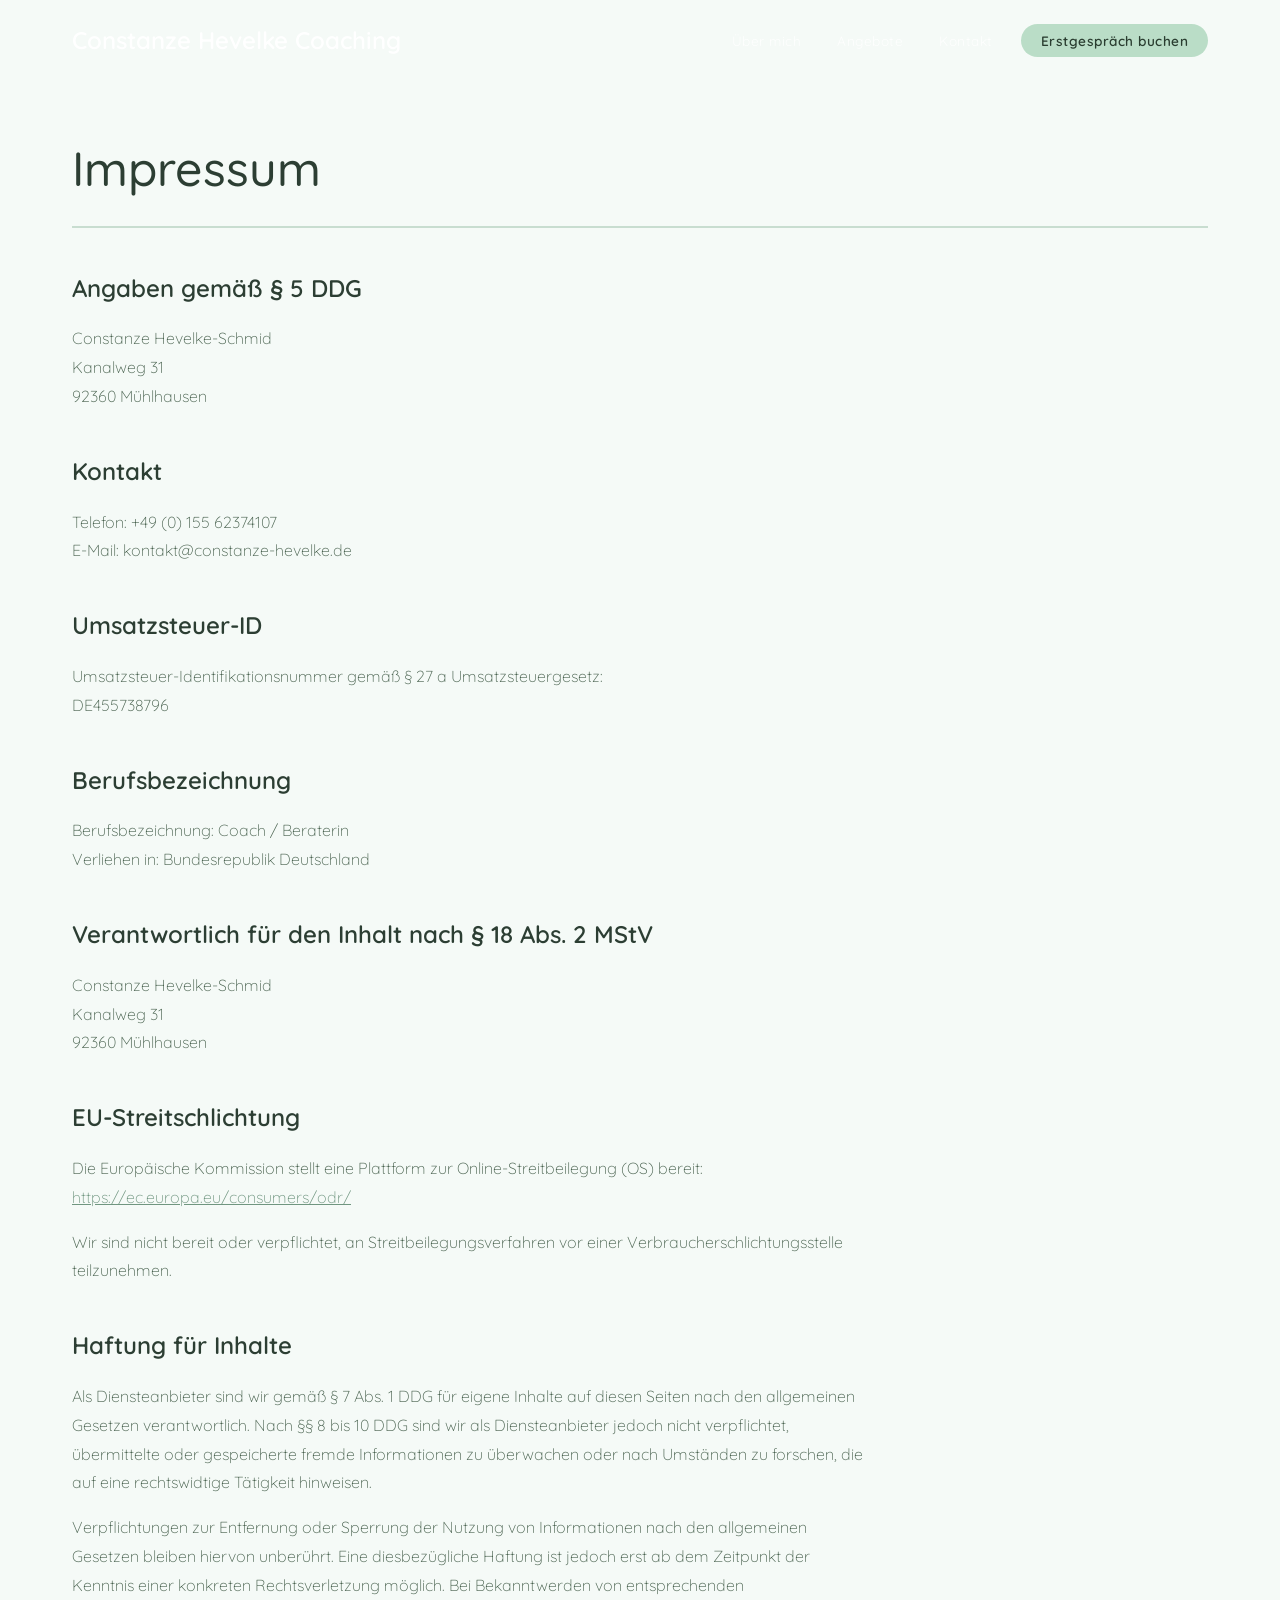
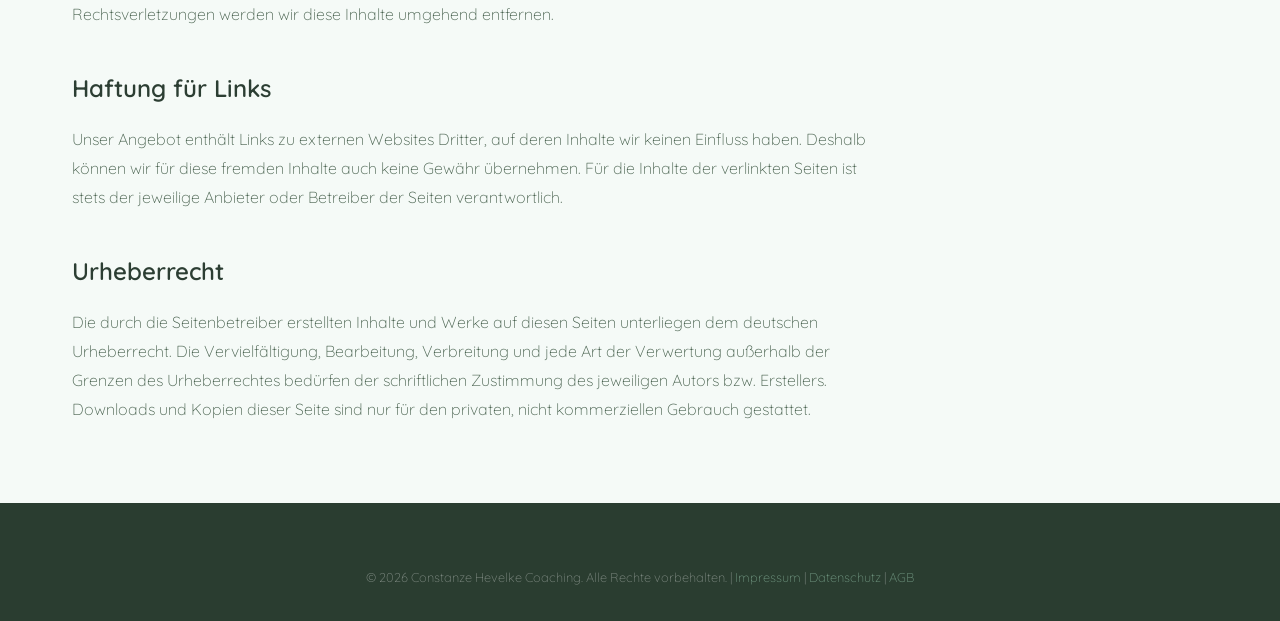
<file: impressum.html>
<!DOCTYPE html>
<html lang="de">
<head>
    <meta charset="UTF-8">
    <meta name="viewport" content="width=device-width, initial-scale=1.0">
    <title>Impressum | Constanze Hevelke Coaching</title>
    <link rel="preconnect" href="https://fonts.googleapis.com">
    <link rel="preconnect" href="https://fonts.gstatic.com" crossorigin>
    <link href="https://fonts.googleapis.com/css2?family=Quicksand:wght@300;400;500;600;700&display=swap" rel="stylesheet">
    <link rel="stylesheet" href="css/style.css">
    <link rel="stylesheet" href="css/legal.css">
</head>
<body>
    <!-- Navigation -->
    <nav class="navbar scrolled" id="navbar">
        <div class="nav-container">
            <a href="index.html" class="nav-logo">Constanze Hevelke Coaching</a>
            <button class="nav-toggle" id="navToggle" aria-label="Menü öffnen">
                <span></span><span></span><span></span>
            </button>
            <ul class="nav-menu" id="navMenu">
                <li><a href="index.html#about" class="nav-link">Über mich</a></li>
                <li><a href="index.html#angebote" class="nav-link">Angebote</a></li>
                <li><a href="index.html#kontakt" class="nav-link">Kontakt</a></li>
                <li><a href="index.html#kontakt" class="nav-link nav-cta">Erstgespräch buchen</a></li>
            </ul>
        </div>
    </nav>

    <!-- Legal Content -->
    <main class="legal-page">
        <div class="container">
            <h1>Impressum</h1>

            <h2>Angaben gemäß § 5 DDG</h2>
            <p>
                Constanze Hevelke-Schmid<br>
                Kanalweg 31<br>
                92360 Mühlhausen
            </p>

            <h2>Kontakt</h2>
            <p>
                Telefon: +49 (0) 155 62374107<br>
                E-Mail: kontakt@constanze-hevelke.de
            </p>

            <h2>Umsatzsteuer-ID</h2>
            <p>
                Umsatzsteuer-Identifikationsnummer gemäß § 27 a Umsatzsteuergesetz:<br>
                DE455738796
            </p>

            <h2>Berufsbezeichnung</h2>
            <p>
                Berufsbezeichnung: Coach / Beraterin<br>
                Verliehen in: Bundesrepublik Deutschland
            </p>

            <h2>Verantwortlich für den Inhalt nach § 18 Abs. 2 MStV</h2>
            <p>
                Constanze Hevelke-Schmid<br>
                Kanalweg 31<br>
                92360 Mühlhausen
            </p>

            <h2>EU-Streitschlichtung</h2>
            <p>
                Die Europäische Kommission stellt eine Plattform zur Online-Streitbeilegung (OS) bereit:
                <a href="https://ec.europa.eu/consumers/odr/" target="_blank" rel="noopener">https://ec.europa.eu/consumers/odr/</a>
            </p>
            <p>
                Wir sind nicht bereit oder verpflichtet, an Streitbeilegungsverfahren vor einer
                Verbraucherschlichtungsstelle teilzunehmen.
            </p>

            <h2>Haftung für Inhalte</h2>
            <p>
                Als Diensteanbieter sind wir gemäß § 7 Abs. 1 DDG für eigene Inhalte auf diesen Seiten nach den
                allgemeinen Gesetzen verantwortlich. Nach §§ 8 bis 10 DDG sind wir als Diensteanbieter jedoch nicht
                verpflichtet, übermittelte oder gespeicherte fremde Informationen zu überwachen oder nach Umständen
                zu forschen, die auf eine rechtswidtige Tätigkeit hinweisen.
            </p>
            <p>
                Verpflichtungen zur Entfernung oder Sperrung der Nutzung von Informationen nach den allgemeinen
                Gesetzen bleiben hiervon unberührt. Eine diesbezügliche Haftung ist jedoch erst ab dem Zeitpunkt der
                Kenntnis einer konkreten Rechtsverletzung möglich. Bei Bekanntwerden von entsprechenden
                Rechtsverletzungen werden wir diese Inhalte umgehend entfernen.
            </p>

            <h2>Haftung für Links</h2>
            <p>
                Unser Angebot enthält Links zu externen Websites Dritter, auf deren Inhalte wir keinen Einfluss haben.
                Deshalb können wir für diese fremden Inhalte auch keine Gewähr übernehmen. Für die Inhalte der
                verlinkten Seiten ist stets der jeweilige Anbieter oder Betreiber der Seiten verantwortlich.
            </p>

            <h2>Urheberrecht</h2>
            <p>
                Die durch die Seitenbetreiber erstellten Inhalte und Werke auf diesen Seiten unterliegen dem deutschen
                Urheberrecht. Die Vervielfältigung, Bearbeitung, Verbreitung und jede Art der Verwertung außerhalb der
                Grenzen des Urheberrechtes bedürfen der schriftlichen Zustimmung des jeweiligen Autors bzw. Erstellers.
                Downloads und Kopien dieser Seite sind nur für den privaten, nicht kommerziellen Gebrauch gestattet.
            </p>
        </div>
    </main>

    <!-- Footer -->
    <footer class="footer">
        <div class="container">
            <div class="footer-bottom" style="padding-top: 0; border: none;">
                <p>&copy; 2026 Constanze Hevelke Coaching. Alle Rechte vorbehalten. |
                    <a href="impressum.html">Impressum</a> |
                    <a href="datenschutz.html">Datenschutz</a> |
                    <a href="agb.html">AGB</a>
                </p>
            </div>
        </div>
    </footer>

    <script src="js/main.js"></script>
</body>
</html>
</file>
<file: css/style.css>
/* ========================================
   Constanze Hevelke Coaching - Stylesheet
   ======================================== */

/* --- CSS Variables --- */
:root {
    --color-primary: #709680;
    --color-primary-light: #8BAF9A;
    --color-primary-dark: #567A66;
    --color-secondary: #BADDC7;
    --color-accent: #7FA691;
    --color-bg: #F5FAF7;
    --color-bg-warm: #E8F0EB;
    --color-bg-dark: #2A3D30;
    --color-text: #2C3E33;
    --color-text-light: #4A6350;
    --color-text-muted: #7A9A84;
    --color-white: #FFFFFF;
    --color-border: #C8DDD0;
    --color-gold: #709680;

    --font-heading: 'Quicksand', 'Segoe UI', sans-serif;
    --font-body: 'Quicksand', 'Segoe UI', sans-serif;

    --shadow-sm: 0 2px 8px rgba(40, 60, 45, 0.06);
    --shadow-md: 0 4px 20px rgba(40, 60, 45, 0.08);
    --shadow-lg: 0 8px 40px rgba(40, 60, 45, 0.12);
    --shadow-hover: 0 12px 48px rgba(40, 60, 45, 0.16);

    --radius-sm: 4px;
    --radius-md: 8px;
    --radius-lg: 16px;
    --radius-xl: 24px;

    --transition: 0.3s cubic-bezier(0.4, 0, 0.2, 1);
}

/* --- Reset & Base --- */
*, *::before, *::after {
    margin: 0;
    padding: 0;
    box-sizing: border-box;
}

html {
    scroll-behavior: smooth;
    font-size: 16px;
}

body {
    font-family: var(--font-body);
    font-weight: 300;
    color: var(--color-text);
    background-color: var(--color-bg);
    line-height: 1.7;
    -webkit-font-smoothing: antialiased;
}

img {
    max-width: 100%;
    height: auto;
    display: block;
}

a {
    color: var(--color-primary);
    text-decoration: none;
    transition: color var(--transition);
}

a:hover {
    color: var(--color-primary-dark);
}

/* --- Container --- */
.container {
    max-width: 1200px;
    margin: 0 auto;
    padding: 0 2rem;
}

.section {
    padding: 6rem 0;
}

.text-center {
    text-align: center;
}

/* --- Typography --- */
.section-tag {
    display: inline-block;
    font-size: 0.75rem;
    font-weight: 600;
    text-transform: uppercase;
    letter-spacing: 3px;
    color: var(--color-primary);
    margin-bottom: 1rem;
}

.section-title {
    font-family: var(--font-heading);
    font-size: clamp(2rem, 4vw, 3rem);
    font-weight: 500;
    color: var(--color-text);
    line-height: 1.2;
    margin-bottom: 1rem;
}

.section-subtitle {
    font-size: 1.05rem;
    color: var(--color-text-light);
    max-width: 600px;
    margin: 0 auto;
}

.section-header {
    text-align: center;
    margin-bottom: 4rem;
}

/* --- Image Placeholder --- */
.image-placeholder {
    background: linear-gradient(135deg, var(--color-bg-warm) 0%, #E8DDD4 100%);
    display: flex;
    align-items: center;
    justify-content: center;
    color: var(--color-text-muted);
    font-size: 0.85rem;
    font-weight: 400;
    letter-spacing: 1px;
    border: 2px dashed var(--color-border);
    border-radius: var(--radius-md);
}

/* ========================================
   NAVIGATION
   ======================================== */
.navbar {
    position: fixed;
    top: 0;
    left: 0;
    right: 0;
    z-index: 1000;
    padding: 1.25rem 0;
    transition: all var(--transition);
}

.navbar.scrolled {
    background: rgba(253, 251, 249, 0.95);
    backdrop-filter: blur(20px);
    padding: 0.75rem 0;
    box-shadow: var(--shadow-sm);
}

.nav-container {
    max-width: 1200px;
    margin: 0 auto;
    padding: 0 2rem;
    display: flex;
    align-items: center;
    justify-content: space-between;
}

.nav-logo {
    font-family: var(--font-heading);
    font-size: 1.5rem;
    font-weight: 600;
    color: var(--color-white);
    transition: color var(--transition);
}

.navbar.scrolled .nav-logo {
    color: var(--color-text);
}

.nav-menu {
    display: flex;
    align-items: center;
    list-style: none;
    gap: 0.25rem;
}

.nav-link {
    font-size: 0.85rem;
    font-weight: 400;
    color: rgba(255, 255, 255, 0.85);
    padding: 0.5rem 1rem;
    border-radius: var(--radius-sm);
    transition: all var(--transition);
    letter-spacing: 0.5px;
}

.nav-link:hover {
    color: var(--color-white);
    background: rgba(255, 255, 255, 0.1);
}

.navbar.scrolled .nav-link {
    color: var(--color-text-light);
}

.navbar.scrolled .nav-link:hover {
    color: var(--color-text);
    background: var(--color-bg-warm);
}

.nav-cta {
    background: var(--color-secondary) !important;
    color: var(--color-bg-dark) !important;
    padding: 0.5rem 1.25rem !important;
    border-radius: 50px !important;
    margin-left: 0.5rem;
    font-weight: 600 !important;
}

.nav-cta:hover {
    background: var(--color-accent) !important;
    color: var(--color-white) !important;
}

.navbar.scrolled .nav-cta {
    background: var(--color-primary) !important;
    color: var(--color-white) !important;
}

/* Mobile Toggle */
.nav-toggle {
    display: none;
    flex-direction: column;
    gap: 5px;
    background: none;
    border: none;
    cursor: pointer;
    padding: 5px;
}

.nav-toggle span {
    display: block;
    width: 24px;
    height: 2px;
    background: var(--color-white);
    transition: all var(--transition);
    border-radius: 2px;
}

.navbar.scrolled .nav-toggle span {
    background: var(--color-text);
}

/* ========================================
   HERO
   ======================================== */
.hero {
    position: relative;
    min-height: 100vh;
    display: flex;
    align-items: center;
    justify-content: center;
    background: var(--color-secondary);
    overflow: hidden;
}

/* Geschwungener Bogen - inspiriert vom Instagram-Design */
.hero::before {
    content: '';
    position: absolute;
    width: 120%;
    height: 120%;
    top: -10%;
    right: -30%;
    background: var(--color-primary);
    border-radius: 50% 0 50% 50%;
    animation: heroBlobDrift 20s ease-in-out infinite;
}

.hero::after {
    content: '';
    position: absolute;
    width: 80%;
    height: 90%;
    bottom: -20%;
    left: -20%;
    background: rgba(186, 221, 199, 0.3);
    border-radius: 50% 50% 0 50%;
    animation: heroBlobDrift2 25s ease-in-out infinite;
}

@keyframes heroBlobDrift {
    0%, 100% { transform: translate(0, 0) rotate(0deg); }
    33% { transform: translate(-2%, 1%) rotate(1deg); }
    66% { transform: translate(1%, -1%) rotate(-0.5deg); }
}

@keyframes heroBlobDrift2 {
    0%, 100% { transform: translate(0, 0) rotate(0deg); }
    50% { transform: translate(2%, -1.5%) rotate(1deg); }
}

.hero-overlay {
    position: absolute;
    inset: 0;
    z-index: 1;
}

.hero-content {
    position: relative;
    z-index: 2;
    text-align: center;
    padding: 2rem;
    max-width: 800px;
}

.hero-subtitle {
    font-size: 0.8rem;
    font-weight: 600;
    text-transform: uppercase;
    letter-spacing: 4px;
    color: var(--color-white);
    margin-bottom: 1.5rem;
    text-shadow: 0 1px 3px rgba(0,0,0,0.15);
}

.hero-title {
    font-family: var(--font-heading);
    font-size: clamp(2.8rem, 7vw, 5rem);
    font-weight: 700;
    color: var(--color-white);
    line-height: 1.15;
    margin-bottom: 1.5rem;
    text-shadow: 0 2px 8px rgba(0,0,0,0.12);
}

.hero-title em {
    font-style: italic;
    font-weight: 400;
    color: var(--color-white);
}

.hero-text {
    font-size: 1.1rem;
    color: rgba(255, 255, 255, 0.9);
    max-width: 550px;
    margin: 0 auto 2.5rem;
    line-height: 1.8;
    text-shadow: 0 1px 3px rgba(0,0,0,0.1);
}

.hero-buttons {
    display: flex;
    gap: 1rem;
    justify-content: center;
    flex-wrap: wrap;
}

.hero-scroll {
    position: absolute;
    bottom: 2.5rem;
    left: 50%;
    transform: translateX(-50%);
    display: flex;
    flex-direction: column;
    align-items: center;
    gap: 0.75rem;
    color: rgba(255, 255, 255, 0.6);
    font-size: 0.7rem;
    letter-spacing: 2px;
    text-transform: uppercase;
    z-index: 2;
}

.scroll-line {
    width: 1px;
    height: 40px;
    background: linear-gradient(to bottom, rgba(255,255,255,0.6), transparent);
    animation: scrollPulse 2s infinite;
}

@keyframes scrollPulse {
    0%, 100% { opacity: 0.4; transform: scaleY(1); }
    50% { opacity: 1; transform: scaleY(1.2); }
}

/* --- Buttons --- */
.btn {
    display: inline-block;
    padding: 0.875rem 2rem;
    font-family: var(--font-body);
    font-size: 0.85rem;
    font-weight: 500;
    letter-spacing: 1px;
    border-radius: 50px;
    cursor: pointer;
    transition: all var(--transition);
    border: none;
    text-align: center;
}

.btn-primary {
    background: var(--color-white);
    color: var(--color-primary-dark);
    font-weight: 600;
}

.btn-primary:hover {
    background: var(--color-bg);
    color: var(--color-primary-dark);
    transform: translateY(-2px);
    box-shadow: 0 8px 25px rgba(112, 150, 128, 0.35);
}

.btn-secondary {
    background: transparent;
    color: var(--color-white);
    border: 1.5px solid rgba(255, 255, 255, 0.5);
}

.btn-secondary:hover {
    background: rgba(255, 255, 255, 0.15);
    color: var(--color-white);
    border-color: rgba(255, 255, 255, 0.7);
}

.btn-full {
    width: 100%;
}

.btn-text {
    font-size: 0.85rem;
    font-weight: 500;
    color: var(--color-primary);
    letter-spacing: 0.5px;
    transition: all var(--transition);
}

.btn-text:hover {
    color: var(--color-primary-dark);
    letter-spacing: 1.5px;
}

/* Context-specific button overrides */
.angebote .btn-primary,
.kontakt .btn-primary {
    background: var(--color-primary);
    color: var(--color-white);
}

.angebote .btn-primary:hover,
.kontakt .btn-primary:hover {
    background: var(--color-primary-dark);
    color: var(--color-white);
}

.instagram-section .btn-secondary {
    color: var(--color-primary);
    border-color: var(--color-primary);
}

.instagram-section .btn-secondary:hover {
    background: var(--color-primary);
    color: var(--color-white);
}

/* ========================================
   ABOUT SECTION
   ======================================== */
.about {
    background: var(--color-white);
}

.about-grid {
    display: grid;
    grid-template-columns: 1fr 1.2fr;
    gap: 5rem;
    align-items: center;
}

.about-image {
    position: relative;
}

.about-photo {
    width: 100%;
    aspect-ratio: 3 / 4;
    border-radius: var(--radius-lg);
    object-fit: cover;
}

img.about-photo {
    border: none;
}

.about-accent {
    position: absolute;
    bottom: -20px;
    right: -20px;
    width: 60%;
    height: 60%;
    border: 2px solid var(--color-secondary);
    border-radius: var(--radius-lg);
    z-index: -1;
}

.about-content .section-tag {
    display: block;
}

.about-lead {
    font-size: 1.15rem;
    color: var(--color-text);
    font-weight: 400;
    line-height: 1.8;
    margin-bottom: 1.25rem;
}

.about-content p {
    color: var(--color-text-light);
    margin-bottom: 1rem;
}

/* ========================================
   ANGEBOTE SECTION
   ======================================== */
.angebote {
    background: var(--color-bg-warm);
}

.angebote-grid {
    display: grid;
    grid-template-columns: repeat(3, 1fr);
    gap: 2rem;
}

.angebot-card {
    background: var(--color-white);
    padding: 2.5rem 2rem;
    border-radius: var(--radius-lg);
    box-shadow: var(--shadow-sm);
    transition: all var(--transition);
    position: relative;
    display: flex;
    flex-direction: column;
}

.angebot-card:hover {
    transform: translateY(-8px);
    box-shadow: var(--shadow-hover);
}

.angebot-card.featured {
    border: 2px solid var(--color-primary);
}

.angebot-badge {
    position: absolute;
    top: -12px;
    right: 24px;
    background: var(--color-primary);
    color: var(--color-white);
    font-size: 0.7rem;
    font-weight: 600;
    letter-spacing: 1px;
    text-transform: uppercase;
    padding: 0.35rem 1rem;
    border-radius: 50px;
}

.angebot-icon {
    width: 48px;
    height: 48px;
    color: var(--color-primary);
    margin-bottom: 1.5rem;
}

.angebot-card h3 {
    font-family: var(--font-heading);
    font-size: 1.5rem;
    font-weight: 600;
    margin-bottom: 1rem;
    color: var(--color-text);
}

.angebot-card p {
    color: var(--color-text-light);
    font-size: 0.95rem;
    margin-bottom: 1.5rem;
}

.angebot-features {
    list-style: none;
    margin-bottom: 2rem;
    flex-grow: 1;
}

.angebot-features li {
    position: relative;
    padding-left: 1.5rem;
    margin-bottom: 0.5rem;
    font-size: 0.9rem;
    color: var(--color-text-light);
}

.angebot-features li::before {
    content: '\2713';
    position: absolute;
    left: 0;
    color: var(--color-primary);
    font-weight: 600;
}

.angebot-price {
    font-family: var(--font-heading);
    font-size: 2rem;
    font-weight: 700;
    color: var(--color-primary);
    margin-top: auto;
    padding-top: 1rem;
    border-top: 1px solid var(--color-border);
}

/* ========================================
   METHODEN SECTION
   ======================================== */
.methoden {
    background: var(--color-white);
}

.methoden-grid {
    display: grid;
    grid-template-columns: 1.2fr 1fr;
    gap: 5rem;
    align-items: center;
}

.methoden-lead {
    font-size: 1.1rem;
    color: var(--color-text-light);
    margin-bottom: 2.5rem;
    line-height: 1.8;
}

.methoden-list {
    display: flex;
    flex-direction: column;
    gap: 1.75rem;
}

.methode-item {
    display: flex;
    gap: 1.5rem;
    align-items: flex-start;
}

.methode-number {
    font-family: var(--font-heading);
    font-size: 1.75rem;
    font-weight: 600;
    color: var(--color-primary);
    line-height: 1;
    min-width: 40px;
}

.methode-item h4 {
    font-size: 1.05rem;
    font-weight: 500;
    margin-bottom: 0.35rem;
    color: var(--color-text);
}

.methode-item p {
    font-size: 0.9rem;
    color: var(--color-text-light);
}

.methoden-photo {
    width: 100%;
    aspect-ratio: 4 / 5;
    border-radius: var(--radius-lg);
    object-fit: cover;
}

img.methoden-photo {
    border: none;
}

/* ========================================
   QUOTE SECTION
   ======================================== */
.quote-section {
    background: linear-gradient(135deg, var(--color-primary-dark) 0%, var(--color-primary) 100%);
    padding: 5rem 0;
}

.big-quote {
    text-align: center;
    max-width: 800px;
    margin: 0 auto;
}

.big-quote p {
    font-family: var(--font-heading);
    font-size: clamp(1.5rem, 3vw, 2.25rem);
    font-weight: 400;
    font-style: italic;
    color: var(--color-white);
    line-height: 1.5;
    margin-bottom: 1.5rem;
}

.big-quote cite {
    font-style: normal;
    font-size: 0.85rem;
    color: var(--color-secondary);
    letter-spacing: 2px;
    text-transform: uppercase;
}

/* ========================================
   TESTIMONIALS (hidden for now, kept for future use)
   ======================================== */
.testimonials {
    background: var(--color-bg);
}

.testimonial-grid {
    display: grid;
    grid-template-columns: repeat(3, 1fr);
    gap: 2rem;
}

.testimonial-card {
    background: var(--color-white);
    padding: 2.5rem 2rem;
    border-radius: var(--radius-lg);
    box-shadow: var(--shadow-sm);
    transition: all var(--transition);
}

.testimonial-card:hover {
    box-shadow: var(--shadow-md);
}

.testimonial-stars {
    color: var(--color-gold);
    font-size: 1rem;
    margin-bottom: 1.25rem;
    letter-spacing: 3px;
}

.testimonial-text {
    font-size: 0.95rem;
    color: var(--color-text-light);
    font-style: italic;
    line-height: 1.8;
    margin-bottom: 1.5rem;
}

.testimonial-author {
    display: flex;
    align-items: center;
    gap: 1rem;
}

.author-avatar {
    width: 44px;
    height: 44px;
    border-radius: 50%;
    background: var(--color-bg-warm);
    display: flex;
    align-items: center;
    justify-content: center;
    font-size: 0.8rem;
    font-weight: 600;
    color: var(--color-primary);
}

.testimonial-author strong {
    display: block;
    font-size: 0.9rem;
    font-weight: 500;
}

.testimonial-author span {
    font-size: 0.8rem;
    color: var(--color-text-muted);
}

/* ========================================
   INSTAGRAM SECTION
   ======================================== */
.instagram-section {
    background: var(--color-bg-warm);
}

.instagram-grid {
    display: grid;
    grid-template-columns: repeat(6, 1fr);
    gap: 0.75rem;
}

.instagram-item {
    aspect-ratio: 1;
    border-radius: var(--radius-md);
    cursor: pointer;
    transition: all var(--transition);
    display: block;
    overflow: hidden;
}

.instagram-item img {
    width: 100%;
    height: 100%;
    object-fit: cover;
    border-radius: var(--radius-md);
}

.instagram-item:hover {
    transform: scale(1.03);
    box-shadow: var(--shadow-md);
}

/* ========================================
   KONTAKT SECTION
   ======================================== */
.kontakt {
    background: var(--color-white);
}

.kontakt-grid {
    display: grid;
    grid-template-columns: 1fr 1.1fr;
    gap: 5rem;
    align-items: start;
}

.kontakt-info p {
    color: var(--color-text-light);
    margin-bottom: 2rem;
    line-height: 1.8;
}

.kontakt-details {
    display: flex;
    flex-direction: column;
    gap: 1.5rem;
    margin-bottom: 2rem;
}

.kontakt-item {
    display: flex;
    gap: 1rem;
    align-items: flex-start;
}

.kontakt-item svg {
    width: 22px;
    height: 22px;
    color: var(--color-primary);
    flex-shrink: 0;
    margin-top: 2px;
}

.kontakt-item strong {
    display: block;
    font-size: 0.85rem;
    font-weight: 500;
    margin-bottom: 0.15rem;
}

.kontakt-item a, .kontakt-item span {
    font-size: 0.9rem;
    color: var(--color-text-light);
}

.social-links {
    display: flex;
    gap: 0.75rem;
}

.social-link {
    width: 44px;
    height: 44px;
    border-radius: 50%;
    background: var(--color-bg-warm);
    display: flex;
    align-items: center;
    justify-content: center;
    transition: all var(--transition);
}

.social-link:hover {
    background: var(--color-primary);
}

.social-link svg {
    width: 20px;
    height: 20px;
    color: var(--color-primary);
    transition: color var(--transition);
}

.social-link:hover svg {
    color: var(--color-white);
}

/* --- Contact Form --- */
.kontakt-form {
    background: var(--color-bg);
    padding: 2.5rem;
    border-radius: var(--radius-lg);
}

.form-group {
    margin-bottom: 1.25rem;
}

.form-group label {
    display: block;
    font-size: 0.8rem;
    font-weight: 500;
    color: var(--color-text);
    margin-bottom: 0.5rem;
    letter-spacing: 0.5px;
}

.form-group input,
.form-group select,
.form-group textarea {
    width: 100%;
    padding: 0.75rem 1rem;
    font-family: var(--font-body);
    font-size: 0.9rem;
    color: var(--color-text);
    background: var(--color-white);
    border: 1.5px solid var(--color-border);
    border-radius: var(--radius-md);
    transition: all var(--transition);
    outline: none;
}

.form-group input:focus,
.form-group select:focus,
.form-group textarea:focus {
    border-color: var(--color-primary);
    box-shadow: 0 0 0 3px rgba(112, 150, 128, 0.15);
}

.form-group input::placeholder,
.form-group textarea::placeholder {
    color: var(--color-text-muted);
}

.form-group textarea {
    resize: vertical;
    min-height: 120px;
}

.form-checkbox {
    display: flex;
    align-items: flex-start;
    gap: 0.75rem;
}

.form-checkbox input[type="checkbox"] {
    width: auto;
    margin-top: 3px;
    accent-color: var(--color-primary);
}

.form-checkbox label {
    font-size: 0.8rem;
    color: var(--color-text-light);
    margin-bottom: 0;
    line-height: 1.5;
}

.form-checkbox a {
    text-decoration: underline;
}

/* ========================================
   FOOTER
   ======================================== */
.footer {
    background: var(--color-bg-dark);
    color: rgba(255, 255, 255, 0.7);
    padding: 4rem 0 2rem;
}

.footer-grid {
    display: grid;
    grid-template-columns: 2fr 1fr 1fr;
    gap: 3rem;
    padding-bottom: 3rem;
    border-bottom: 1px solid rgba(255, 255, 255, 0.1);
}

.footer-logo {
    font-family: var(--font-heading);
    font-size: 1.5rem;
    font-weight: 600;
    color: var(--color-white);
    display: inline-block;
    margin-bottom: 1rem;
}

.footer-brand p {
    font-size: 0.9rem;
    max-width: 320px;
    line-height: 1.7;
}

.footer h4 {
    font-family: var(--font-heading);
    font-size: 1.1rem;
    font-weight: 500;
    color: var(--color-white);
    margin-bottom: 1.25rem;
}

.footer ul {
    list-style: none;
}

.footer ul li {
    margin-bottom: 0.6rem;
}

.footer ul a {
    font-size: 0.85rem;
    color: rgba(255, 255, 255, 0.6);
    transition: color var(--transition);
}

.footer ul a:hover {
    color: var(--color-secondary);
}

.footer-bottom {
    padding-top: 2rem;
    text-align: center;
    font-size: 0.8rem;
    color: rgba(255, 255, 255, 0.4);
}

/* ========================================
   RESPONSIVE
   ======================================== */
@media (max-width: 1024px) {
    .about-grid,
    .methoden-grid,
    .kontakt-grid {
        grid-template-columns: 1fr;
        gap: 3rem;
    }

    .about-image {
        max-width: 400px;
        margin: 0 auto;
    }

    .methoden-image {
        order: -1;
        max-width: 400px;
        margin: 0 auto;
    }

    .angebote-grid {
        grid-template-columns: 1fr 1fr;
    }

    .instagram-grid {
        grid-template-columns: repeat(3, 1fr);
    }

    .footer-grid {
        grid-template-columns: 1fr 1fr;
    }
}

@media (max-width: 768px) {
    .section {
        padding: 4rem 0;
    }

    .nav-toggle {
        display: flex;
    }

    .nav-menu {
        position: fixed;
        top: 0;
        right: -100%;
        width: 80%;
        max-width: 320px;
        height: 100vh;
        background: var(--color-white);
        flex-direction: column;
        align-items: flex-start;
        padding: 5rem 2rem 2rem;
        gap: 0;
        transition: right var(--transition);
        box-shadow: var(--shadow-lg);
    }

    .nav-menu.active {
        right: 0;
    }

    .nav-link {
        color: var(--color-text) !important;
        padding: 0.75rem 0;
        width: 100%;
        border-bottom: 1px solid var(--color-border);
    }

    .nav-cta {
        margin-left: 0 !important;
        margin-top: 1rem;
        text-align: center;
        border-bottom: none !important;
    }

    .angebote-grid {
        grid-template-columns: 1fr;
    }

    .instagram-grid {
        grid-template-columns: repeat(3, 1fr);
    }

    .hero-title {
        font-size: clamp(2.2rem, 8vw, 3.5rem);
    }

    .footer-grid {
        grid-template-columns: 1fr;
        gap: 2rem;
    }
}

@media (max-width: 480px) {
    .container {
        padding: 0 1.25rem;
    }

    .hero-buttons {
        flex-direction: column;
        align-items: center;
    }

    .instagram-grid {
        grid-template-columns: repeat(2, 1fr);
    }

    .kontakt-form {
        padding: 1.5rem;
    }
}

/* --- Animations --- */
.fade-in {
    opacity: 0;
    transform: translateY(30px);
    transition: opacity 0.6s ease-out, transform 0.6s ease-out;
}

.fade-in.visible {
    opacity: 1;
    transform: translateY(0);
}

/* Smooth scroll offset for fixed nav */
:target {
    scroll-margin-top: 80px;
}
</file>
<file: css/legal.css>
/* Legal pages (Impressum, Datenschutz) */

.legal-page {
    padding-top: 8rem;
    padding-bottom: 4rem;
    min-height: 70vh;
}

.legal-page h1 {
    font-family: var(--font-heading);
    font-size: clamp(2rem, 4vw, 3rem);
    font-weight: 500;
    color: var(--color-text);
    margin-bottom: 2.5rem;
    padding-bottom: 1rem;
    border-bottom: 2px solid var(--color-border);
}

.legal-page h2 {
    font-family: var(--font-heading);
    font-size: 1.5rem;
    font-weight: 600;
    color: var(--color-text);
    margin-top: 2.5rem;
    margin-bottom: 1rem;
}

.legal-page h3 {
    font-size: 1.1rem;
    font-weight: 500;
    color: var(--color-text);
    margin-top: 1.75rem;
    margin-bottom: 0.75rem;
}

.legal-page p {
    color: var(--color-text-light);
    margin-bottom: 1rem;
    line-height: 1.8;
    max-width: 800px;
}

.legal-page a {
    color: var(--color-primary);
    text-decoration: underline;
}

.legal-page a:hover {
    color: var(--color-primary-dark);
}

.legal-updated {
    margin-top: 3rem;
    padding-top: 1.5rem;
    border-top: 1px solid var(--color-border);
    font-size: 0.85rem;
    color: var(--color-text-muted);
    font-style: italic;
}
</file>
